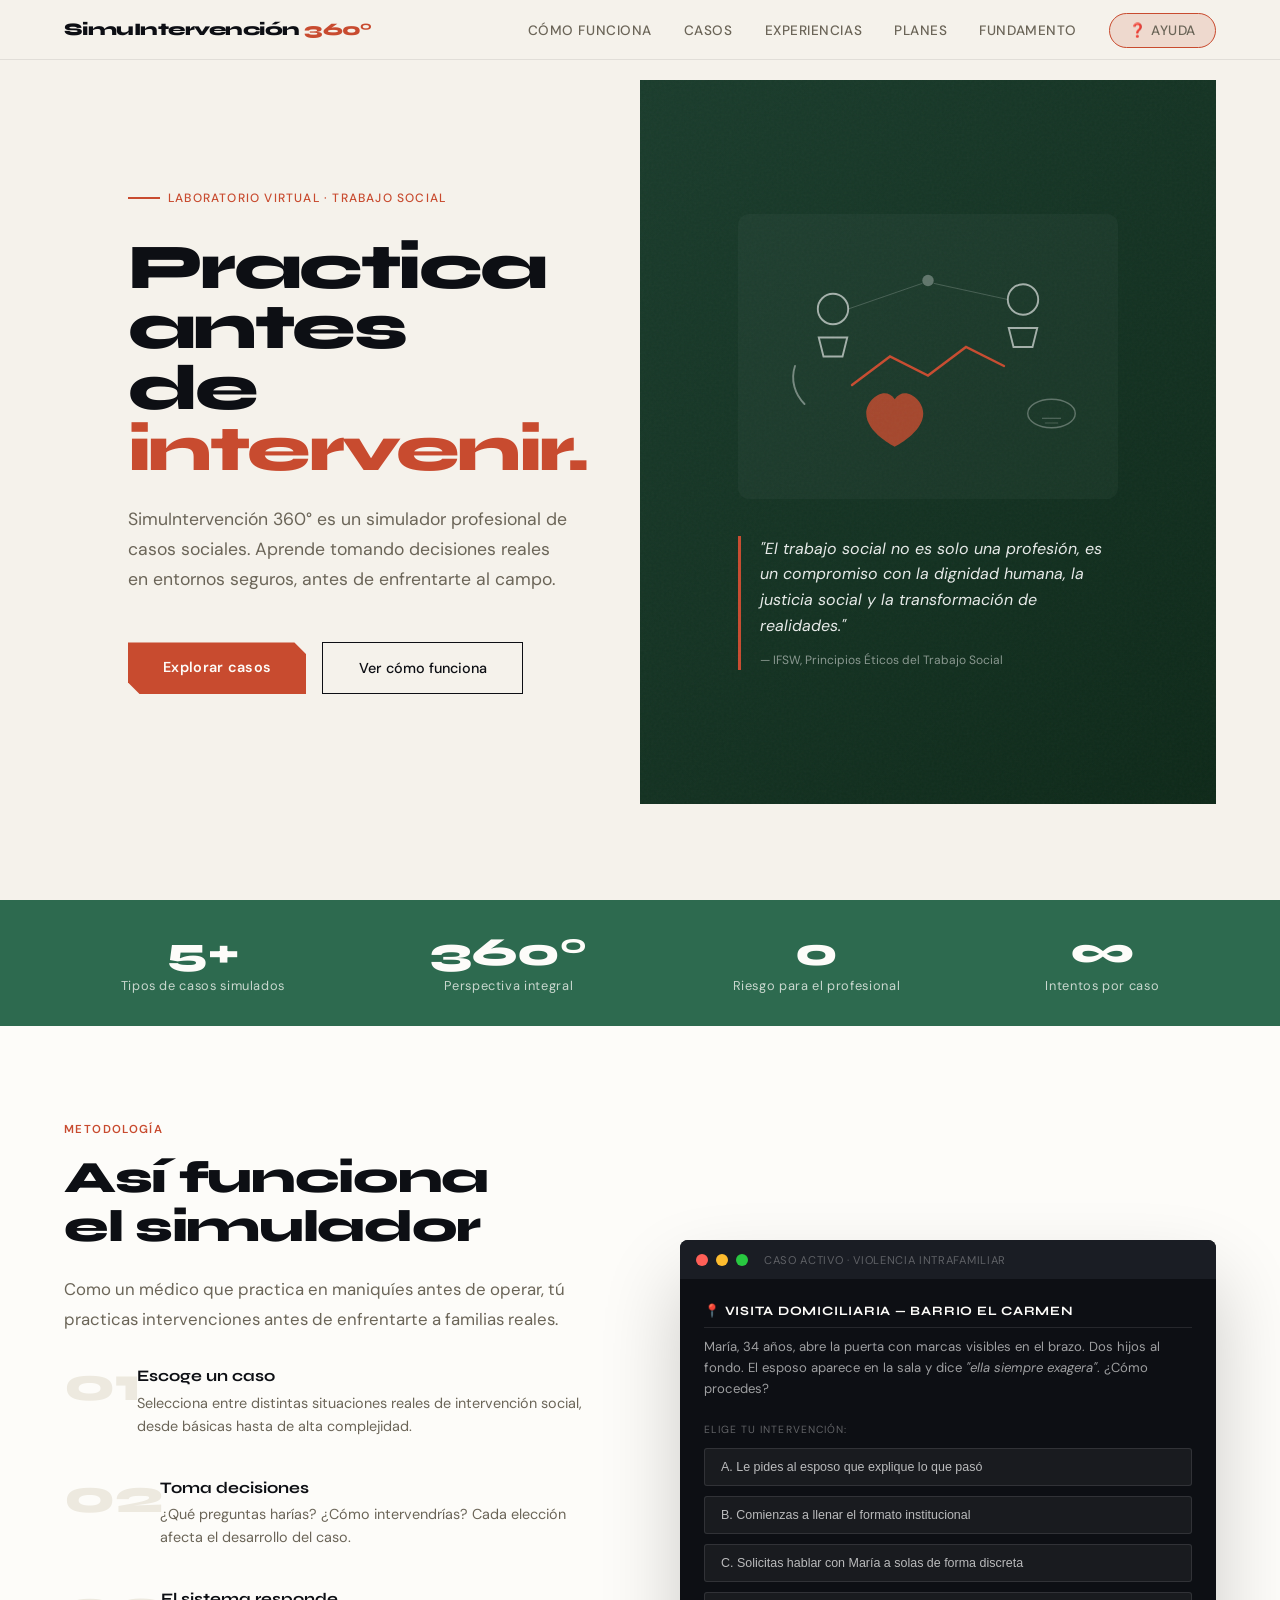
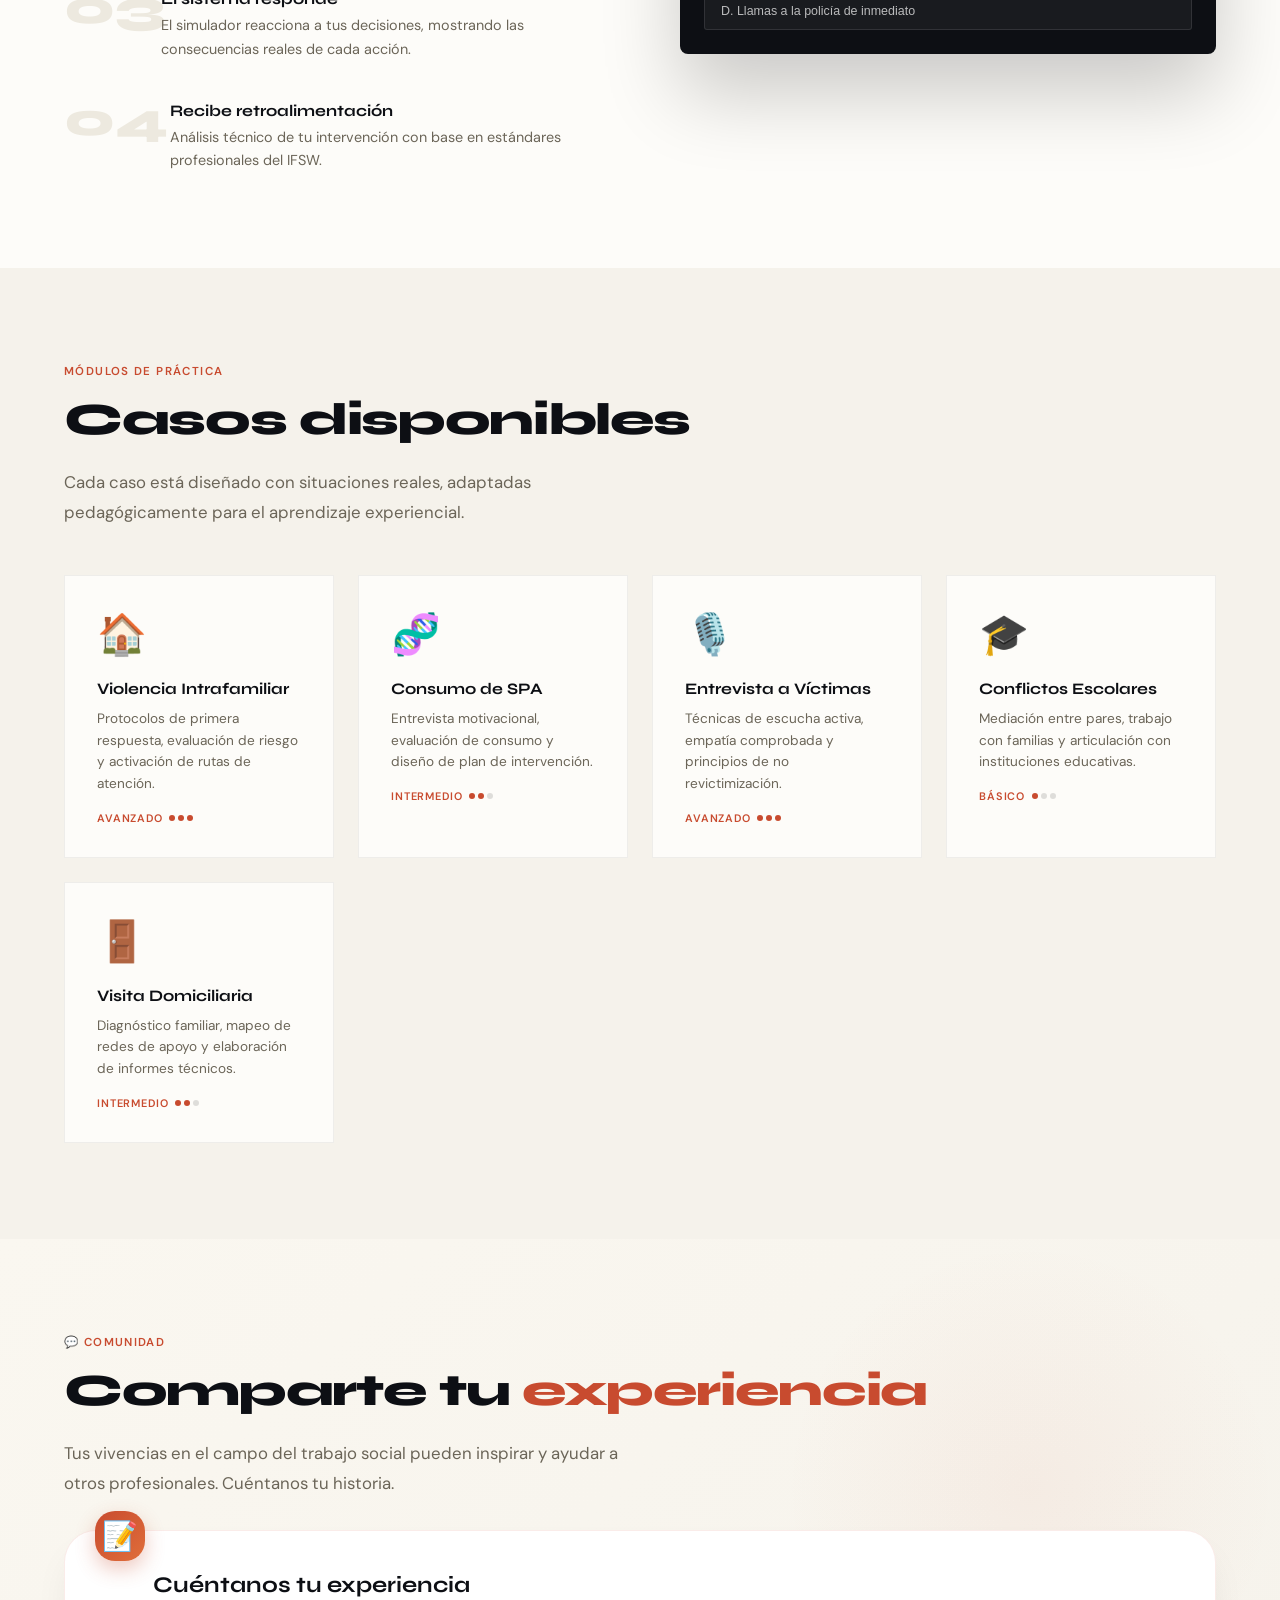
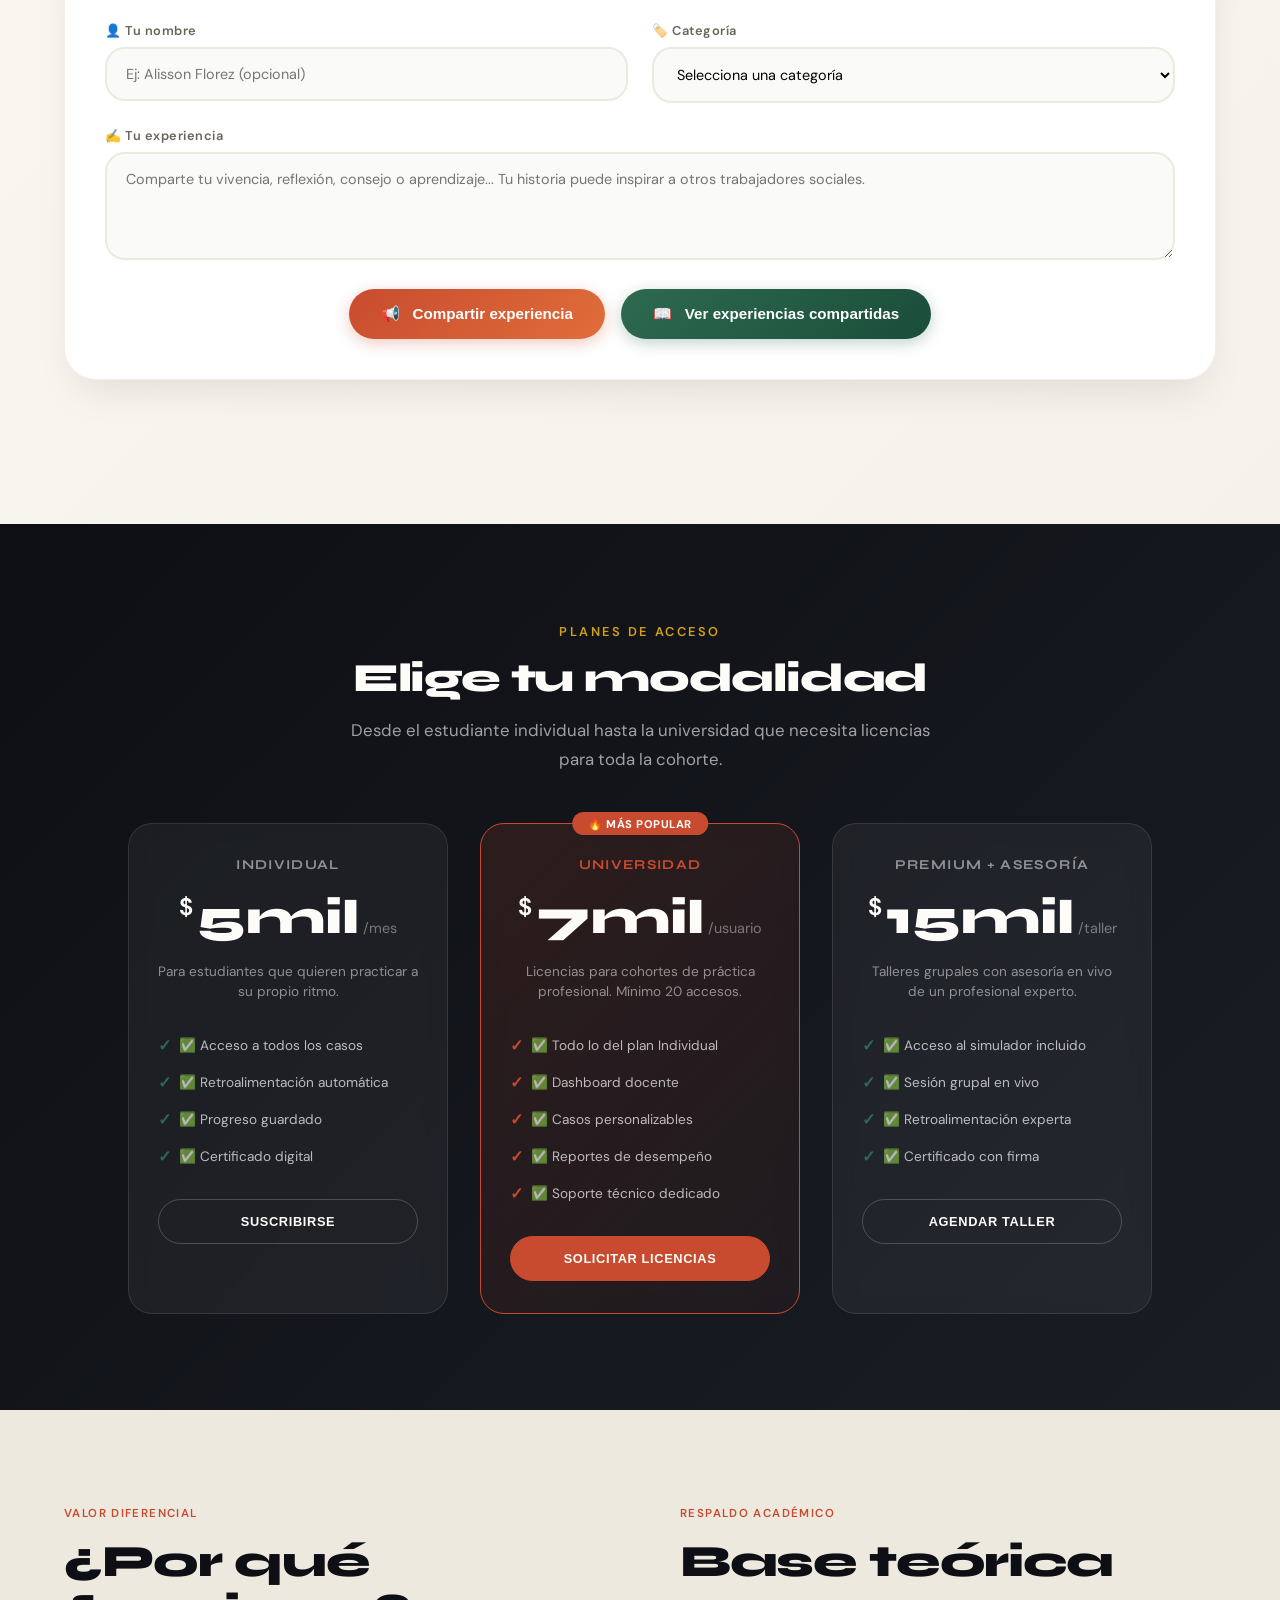
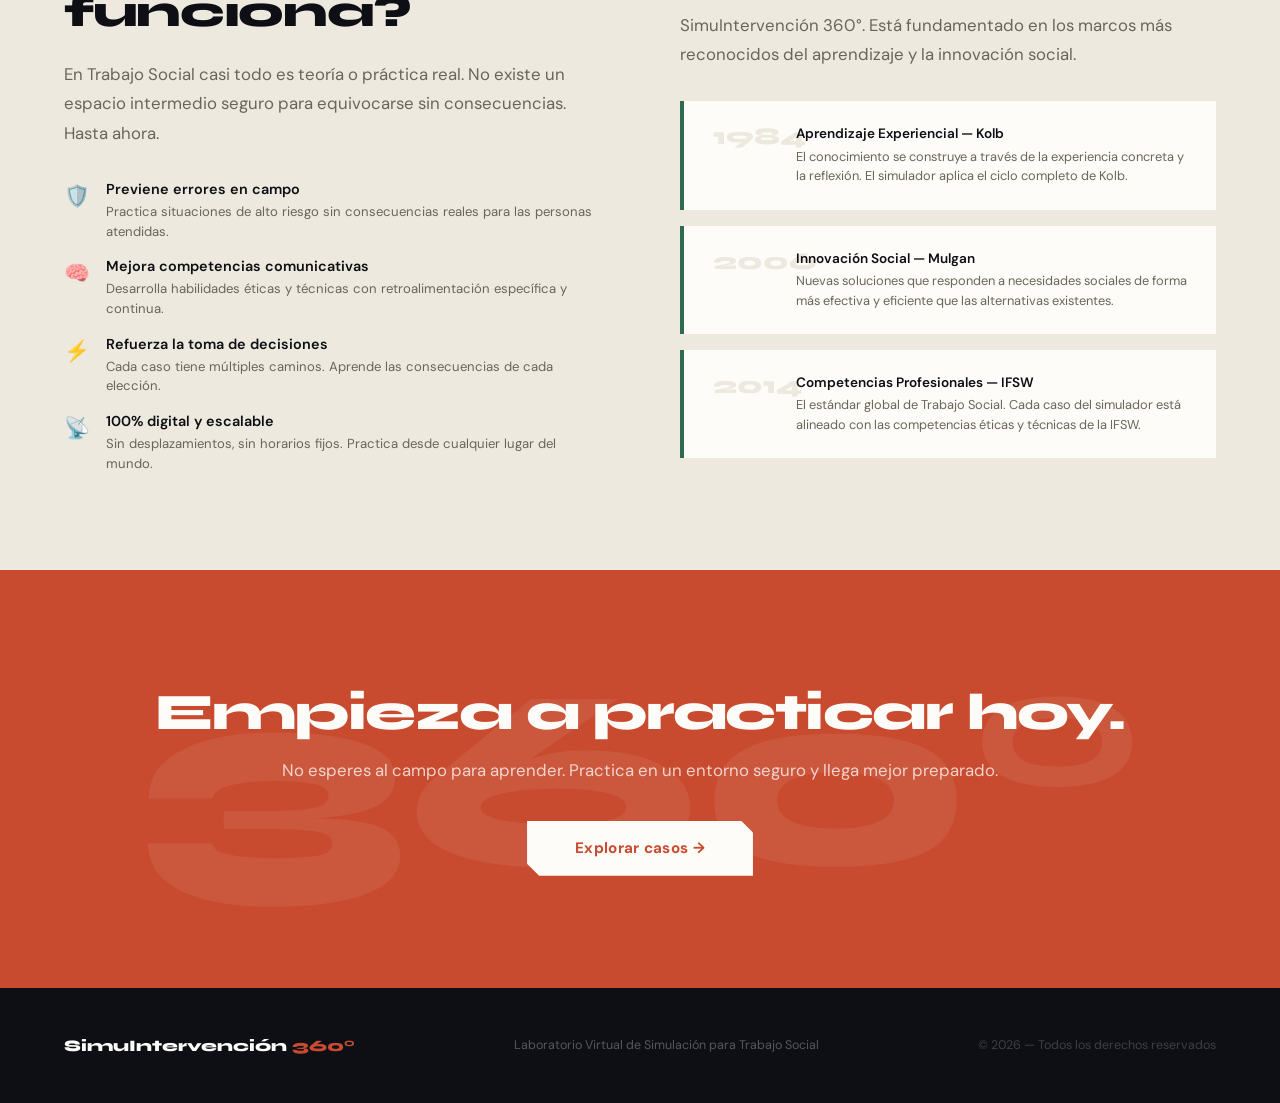
<file: index.html>
<!DOCTYPE html>
<html lang="es">

<head>
    <meta charset="UTF-8">
    <meta name="viewport" content="SimuIntervención 360° — Laboratorio Virtual de Trabajo Social">
    <title>SimuIntervención 360° — Laboratorio Virtual de Trabajo Social</title>
    <link
        href="https://fonts.googleapis.com/css2?family=Syne:wght@400;600;700;800&family=DM+Sans:ital,wght@0,300;0,400;0,500;1,300&display=swap"
        rel="stylesheet">
    <link rel="stylesheet" href="./css/styles.css">
</head>

<body>

    <nav>
        <a class="nav-logo" href="#">SimuIntervención <span>360°</span></a>
        <ul class="nav-links">
            <li><a href="#como-funciona">Cómo funciona</a></li>
            <li><a href="#casos">Casos</a></li>
            <li><a href="#experiencias">Experiencias</a></li>
            <li><a href="#planes">Planes</a></li>
            <li><a href="#fundamento">Fundamento</a></li>
            <li><a href="html/ayuda.html" class="nav-help">❓ Ayuda</a></li>
        </ul>
    </nav>

    <section class="hero" id="inicio">
        <div class="hero-left">
            <span class="hero-tag">Laboratorio Virtual · Trabajo Social</span>
            <h1>Practica antes<br>de <em>intervenir.</em></h1>
            <p class="hero-subtitle">
                SimuIntervención 360° es un simulador profesional de casos sociales. Aprende tomando decisiones
                reales en entornos seguros, antes de enfrentarte al campo.
            </p>
            <div class="hero-btns">
                <a class="btn-primary" href="#casos">Explorar casos</a>
                <a class="btn-ghost" href="#como-funciona">Ver cómo funciona</a>
            </div>
        </div>
        <div class="hero-right">
            <div class="hero-noise"></div>
            <div class="hero-imagen">
                <svg viewBox="0 0 400 300" fill="none" xmlns="http://www.w3.org/2000/svg">
                    <rect width="400" height="300" rx="12" fill="rgba(255,255,255,0.03)" />
                    <path d="M120 180 L160 150 L200 170 L240 140 L280 160" stroke="var(--accent)" stroke-width="2.5"
                        fill="none" stroke-linecap="round" />
                    <path
                        d="M195 210 C195 195, 175 180, 165 195 C155 180, 135 195, 135 210 C135 230, 165 245, 165 245 C165 245, 195 230, 195 210Z"
                        fill="var(--accent)" opacity="0.8" />
                    <circle cx="100" cy="100" r="16" stroke="rgba(255,255,255,0.6)" stroke-width="2" fill="none" />
                    <path d="M85 130 L115 130 L110 150 L90 150 Z" stroke="rgba(255,255,255,0.6)" stroke-width="2"
                        fill="none" />
                    <circle cx="300" cy="90" r="16" stroke="rgba(255,255,255,0.6)" stroke-width="2" fill="none" />
                    <path d="M285 120 L315 120 L310 140 L290 140 Z" stroke="rgba(255,255,255,0.6)" stroke-width="2"
                        fill="none" />
                    <circle cx="200" cy="70" r="6" fill="rgba(255,255,255,0.3)" />
                    <line x1="116" y1="100" x2="194" y2="73" stroke="rgba(255,255,255,0.2)" stroke-width="1" />
                    <line x1="284" y1="90" x2="206" y2="73" stroke="rgba(255,255,255,0.2)" stroke-width="1" />
                    <path d="M70 200 C60 190, 55 175, 60 160" stroke="rgba(255,255,255,0.4)" stroke-width="2"
                        fill="none" stroke-linecap="round" />
                    <ellipse cx="330" cy="210" rx="25" ry="15" stroke="rgba(255,255,255,0.3)" stroke-width="1.5"
                        fill="none" />
                    <line x1="320" y1="215" x2="340" y2="215" stroke="rgba(255,255,255,0.3)" stroke-width="1" />
                    <line x1="323" y1="220" x2="337" y2="220" stroke="rgba(255,255,255,0.2)" stroke-width="1" />
                </svg>
                <div class="frase-trabajo-social">
                    "El trabajo social no es solo una profesión, es un compromiso con la dignidad humana, la justicia
                    social y la transformación de realidades."
                    <div class="frase-autor">— IFSW, Principios Éticos del Trabajo Social</div>
                </div>
            </div>
        </div>
    </section>

    <div class="stats-bar">
        <div class="stat" data-reveal>
            <span class="stat-num">5+</span>
            <div class="stat-label">Tipos de casos simulados</div>
        </div>
        <div class="stat" data-reveal>
            <span class="stat-num">360°</span>
            <div class="stat-label">Perspectiva integral</div>
        </div>
        <div class="stat" data-reveal>
            <span class="stat-num">0</span>
            <div class="stat-label">Riesgo para el profesional</div>
        </div>
        <div class="stat" data-reveal>
            <span class="stat-num">∞</span>
            <div class="stat-label">Intentos por caso</div>
        </div>
    </div>

    <section class="how-section" id="como-funciona">
        <div data-reveal>
            <span class="section-label">Metodología</span>
            <h2 class="section-title">Así funciona<br>el simulador</h2>
            <p class="section-body">Como un médico que practica en maniquíes antes de operar, tú practicas
                intervenciones antes de enfrentarte a familias reales.</p>
            <div class="steps">
                <div class="step">
                    <span class="step-num">01</span>
                    <div class="step-content">
                        <h4>Escoge un caso</h4>
                        <p>Selecciona entre distintas situaciones reales de intervención social, desde básicas hasta de
                            alta complejidad.</p>
                    </div>
                </div>
                <div class="step">
                    <span class="step-num">02</span>
                    <div class="step-content">
                        <h4>Toma decisiones</h4>
                        <p>¿Qué preguntas harías? ¿Cómo intervendrías? Cada elección afecta el desarrollo del caso.</p>
                    </div>
                </div>
                <div class="step">
                    <span class="step-num">03</span>
                    <div class="step-content">
                        <h4>El sistema responde</h4>
                        <p>El simulador reacciona a tus decisiones, mostrando las consecuencias reales de cada acción.
                        </p>
                    </div>
                </div>
                <div class="step">
                    <span class="step-num">04</span>
                    <div class="step-content">
                        <h4>Recibe retroalimentación</h4>
                        <p>Análisis técnico de tu intervención con base en estándares profesionales del IFSW.</p>
                    </div>
                </div>
            </div>
        </div>
        <div data-reveal>
            <div class="mockup">
                <div class="mockup-bar">
                    <div class="dot d1"></div>
                    <div class="dot d2"></div>
                    <div class="dot d3"></div>
                    <span class="mockup-title">CASO ACTIVO · VIOLENCIA INTRAFAMILIAR</span>
                </div>
                <div class="mockup-body">
                    <div class="case-header">📍 Visita Domiciliaria — Barrio El Carmen</div>
                    <p class="case-text">
                        María, 34 años, abre la puerta con marcas visibles en el brazo. Dos hijos al fondo. El esposo
                        aparece en la sala y dice <em>"ella siempre exagera"</em>. ¿Cómo procedes?
                    </p>
                    <div class="choice-label">Elige tu intervención:</div>
                    <div class="choices" id="choices">
                        <button class="choice" onclick="selectChoice(this, false)">A. Le pides al esposo que explique lo
                            que pasó</button>
                        <button class="choice" onclick="selectChoice(this, false)">B. Comienzas a llenar el formato
                            institucional</button>
                        <button class="choice" onclick="selectChoice(this, true)">C. Solicitas hablar con María a solas
                            de forma discreta</button>
                        <button class="choice" onclick="selectChoice(this, false)">D. Llamas a la policía de
                            inmediato</button>
                    </div>
                    <div class="feedback-box" id="feedback" style="display:none;">
                        <p>✅ <strong>Buena elección.</strong> Crear un espacio privado con la usuaria permite una
                            comunicación más honesta y reduce el riesgo de represalia. Esto se alinea con el principio
                            de no revictimización.</p>
                    </div>
                </div>
            </div>
        </div>
    </section>

    <section class="cases-section" id="casos">
        <div data-reveal>
            <span class="section-label">Módulos de práctica</span>
            <h2 class="section-title">Casos disponibles</h2>
            <p class="section-body">Cada caso está diseñado con situaciones reales, adaptadas pedagógicamente para el
                aprendizaje experiencial.</p>
        </div>
        <div class="cases-grid">
            <a href="./html/violenciaintrafamiliar.html" class="case-card" data-reveal>
                <span class="c-icon">🏠</span>
                <h3>Violencia Intrafamiliar</h3>
                <p>Protocolos de primera respuesta, evaluación de riesgo y activación de rutas de atención.</p>
                <div class="difficulty">Avanzado <div class="dots">
                        <div class="d-dot"></div>
                        <div class="d-dot"></div>
                        <div class="d-dot"></div>
                    </div>
                </div>
            </a>
            <a href="./html/consumodespa.html" class="case-card" data-reveal>
                <span class="c-icon">🧬</span>
                <h3>Consumo de SPA</h3>
                <p>Entrevista motivacional, evaluación de consumo y diseño de plan de intervención.</p>
                <div class="difficulty">Intermedio <div class="dots">
                        <div class="d-dot"></div>
                        <div class="d-dot"></div>
                        <div class="d-dot empty"></div>
                    </div>
                </div>
            </a>
            <a href="./html/entrevistaavictima.html" class="case-card" data-reveal>
                <span class="c-icon">🎙️</span>
                <h3>Entrevista a Víctimas</h3>
                <p>Técnicas de escucha activa, empatía comprobada y principios de no revictimización.</p>
                <div class="difficulty">Avanzado <div class="dots">
                        <div class="d-dot"></div>
                        <div class="d-dot"></div>
                        <div class="d-dot"></div>
                    </div>
                </div>
            </a>
            <a href="./html/conflictosescolares.html" class="case-card" data-reveal>
                <span class="c-icon">🎓</span>
                <h3>Conflictos Escolares</h3>
                <p>Mediación entre pares, trabajo con familias y articulación con instituciones educativas.</p>
                <div class="difficulty">Básico <div class="dots">
                        <div class="d-dot"></div>
                        <div class="d-dot empty"></div>
                        <div class="d-dot empty"></div>
                    </div>
                </div>
            </a>
            <a href="./html/visitadomiciliaria.html" class="case-card" data-reveal>
                <span class="c-icon">🚪</span>
                <h3>Visita Domiciliaria</h3>
                <p>Diagnóstico familiar, mapeo de redes de apoyo y elaboración de informes técnicos.</p>
                <div class="difficulty">Intermedio <div class="dots">
                        <div class="d-dot"></div>
                        <div class="d-dot"></div>
                        <div class="d-dot empty"></div>
                    </div>
                </div>
            </a>
        </div>
    </section>

    <section class="experiencias-section" id="experiencias">
        <div class="experiencias-bg-decoration"></div>
        <div data-reveal>
            <span class="section-label">💬 COMUNIDAD</span>
            <h2 class="section-title">Comparte tu <span style="color: #c84b2f;">experiencia</span></h2>
            <p class="section-body">Tus vivencias en el campo del trabajo social pueden inspirar y ayudar a otros
                profesionales. Cuéntanos tu historia.</p>
        </div>

        <div class="experiencia-form" data-reveal id="formularioExperiencia">
            <div class="form-decoration">
                <div class="form-decoration-icon">📝</div>
            </div>
            <h3>Cuéntanos tu experiencia</h3>
            <div class="form-row">
                <div class="form-group">
                    <label>👤 Tu nombre</label>
                    <input type="text" id="nombreUsuario" placeholder="Ej: Alisson Florez (opcional)"
                        class="form-input">
                </div>
                <div class="form-group">
                    <label>🏷️ Categoría</label>
                    <select id="categoriaExperiencia" class="form-input">
                        <option value="">Selecciona una categoría</option>
                        <option value="Violencia Intrafamiliar">🏠 Violencia Intrafamiliar</option>
                        <option value="Consumo de SPA">🧬 Consumo de SPA</option>
                        <option value="Entrevista a Víctimas">🎙️ Entrevista a Víctimas</option>
                        <option value="Conflictos Escolares">🎓 Conflictos Escolares</option>
                        <option value="Visita Domiciliaria">🚪 Visita Domiciliaria</option>
                        <option value="General">💬 General</option>
                    </select>
                </div>
            </div>
            <div class="form-group full-width">
                <label>✍️ Tu experiencia</label>
                <textarea id="contenidoExperiencia" rows="4"
                    placeholder="Comparte tu vivencia, reflexión, consejo o aprendizaje... Tu historia puede inspirar a otros trabajadores sociales."
                    class="form-textarea"></textarea>
            </div>
            <div class="form-actions">
                <button class="btn-enviar" onclick="agregarExperiencia()">
                    <span>📢</span> Compartir experiencia
                </button>
                <button class="btn-ver-experiencias" onclick="window.location.href='html/experiencias.html'">
                    <span>📖</span> Ver experiencias compartidas
                </button>
            </div>
        </div>
    </section>

    <section class="pricing-section" id="planes">
        <div class="pricing-header" data-reveal>
            <span class="section-label">PLANES DE ACCESO</span>
            <h2 class="section-title">Elige tu modalidad</h2>
            <p class="section-body">Desde el estudiante individual hasta la universidad que necesita licencias para toda
                la cohorte.</p>
        </div>
        <div class="plans-grid">
            <div class="plan" data-reveal>
                <div class="plan-header">
                    <div class="plan-name">INDIVIDUAL</div>
                    <div class="plan-price">
                        <span class="currency">$</span>
                        <span class="amount">5mil</span>
                        <span class="period">/mes</span>
                    </div>
                    <p class="plan-desc">Para estudiantes que quieren practicar a su propio ritmo.</p>
                </div>
                <ul class="plan-features">
                    <li>✅ Acceso a todos los casos</li>
                    <li>✅ Retroalimentación automática</li>
                    <li>✅ Progreso guardado</li>
                    <li>✅ Certificado digital</li>
                </ul>
                <button class="btn-plan" onclick="abrirModalPago('individual')">SUSCRIBIRSE</button>

            </div>

            <div class="plan featured" data-reveal>
                <div class="plan-badge">🔥 MÁS POPULAR</div>
                <div class="plan-header">
                    <div class="plan-name">UNIVERSIDAD</div>
                    <div class="plan-price">
                        <span class="currency">$</span>
                        <span class="amount">7mil</span>
                        <span class="period">/usuario</span>
                    </div>
                    <p class="plan-desc">Licencias para cohortes de práctica profesional. Mínimo 20 accesos.</p>
                </div>
                <ul class="plan-features">
                    <li>✅ Todo lo del plan Individual</li>
                    <li>✅ Dashboard docente</li>
                    <li>✅ Casos personalizables</li>
                    <li>✅ Reportes de desempeño</li>
                    <li>✅ Soporte técnico dedicado</li>
                </ul>
                <button class="btn-plan" onclick="abrirModalPago('universidad')">SOLICITAR LICENCIAS</button>
            </div>

            <div class="plan" data-reveal>
                <div class="plan-header">
                    <div class="plan-name">PREMIUM + ASESORÍA</div>
                    <div class="plan-price">
                        <span class="currency">$</span>
                        <span class="amount">15mil</span>
                        <span class="period">/taller</span>
                    </div>
                    <p class="plan-desc">Talleres grupales con asesoría en vivo de un profesional experto.</p>
                </div>
                <ul class="plan-features">
                    <li>✅ Acceso al simulador incluido</li>
                    <li>✅ Sesión grupal en vivo</li>
                    <li>✅ Retroalimentación experta</li>
                    <li>✅ Certificado con firma</li>
                </ul>
                <button class="btn-plan" onclick="abrirModalPago('premium')">AGENDAR TALLER</button>
            </div>
        </div>
    </section>

    <section class="fundamento-section" id="fundamento">
        <div data-reveal>
            <span class="section-label">Valor diferencial</span>
            <h2 class="section-title">¿Por qué<br>funciona?</h2>
            <p class="section-body">En Trabajo Social casi todo es teoría o práctica real. No existe un espacio
                intermedio seguro para equivocarse sin consecuencias. Hasta ahora.</p>
            <div class="value-list">
                <div class="value-item">
                    <span class="v-icon">🛡️</span>
                    <div class="v-text">
                        <h4>Previene errores en campo</h4>
                        <p>Practica situaciones de alto riesgo sin consecuencias reales para las personas atendidas.</p>
                    </div>
                </div>
                <div class="value-item">
                    <span class="v-icon">🧠</span>
                    <div class="v-text">
                        <h4>Mejora competencias comunicativas</h4>
                        <p>Desarrolla habilidades éticas y técnicas con retroalimentación específica y continua.</p>
                    </div>
                </div>
                <div class="value-item">
                    <span class="v-icon">⚡</span>
                    <div class="v-text">
                        <h4>Refuerza la toma de decisiones</h4>
                        <p>Cada caso tiene múltiples caminos. Aprende las consecuencias de cada elección.</p>
                    </div>
                </div>
                <div class="value-item">
                    <span class="v-icon">📡</span>
                    <div class="v-text">
                        <h4>100% digital y escalable</h4>
                        <p>Sin desplazamientos, sin horarios fijos. Practica desde cualquier lugar del mundo.</p>
                    </div>
                </div>
            </div>
        </div>
        <div data-reveal>
            <span class="section-label">Respaldo académico</span>
            <h2 class="section-title">Base teórica</h2>
            <p class="section-body">SimuIntervención 360°. Está fundamentado en los marcos más reconocidos del
                aprendizaje y la innovación social.</p>
            <div class="ref-cards">
                <div class="ref-card">
                    <span class="ref-year">1984</span>
                    <div class="ref-content">
                        <h4>Aprendizaje Experiencial — Kolb</h4>
                        <p>El conocimiento se construye a través de la experiencia concreta y la reflexión. El simulador
                            aplica el ciclo completo de Kolb.</p>
                    </div>
                </div>
                <div class="ref-card">
                    <span class="ref-year">2006</span>
                    <div class="ref-content">
                        <h4>Innovación Social — Mulgan</h4>
                        <p>Nuevas soluciones que responden a necesidades sociales de forma más efectiva y eficiente que
                            las alternativas existentes.</p>
                    </div>
                </div>
                <div class="ref-card">
                    <span class="ref-year">2014</span>
                    <div class="ref-content">
                        <h4>Competencias Profesionales — IFSW</h4>
                        <p>El estándar global de Trabajo Social. Cada caso del simulador está alineado con las
                            competencias éticas y técnicas de la IFSW.</p>
                    </div>
                </div>
            </div>
        </div>
    </section>

    <section class="cta-section">
        <h2>Empieza a practicar hoy.</h2>
        <p>No esperes al campo para aprender. Practica en un entorno seguro y llega mejor preparado.</p>
        <a class="btn-white" href="#casos">Explorar casos →</a>
    </section>

    <footer>
        <div class="footer-logo">SimuIntervención <span>360°</span></div>
        <p>Laboratorio Virtual de Simulación para Trabajo Social</p>
        <p style="color:rgba(255,255,255,0.2)">© 2026 — Todos los derechos reservados</p>
    </footer>
    
    <div id="modalPago" class="modal-pago">
        <div class="modal-contenido">
            <div class="modal-header">
                <h2>
                    <span id="modalTitulo">💰</span> Confirmar Pago
                </h2>
                <span class="modal-cerrar" onclick="cerrarModalPago()">&times;</span>
            </div>

            <div class="bancos-info">
                <h3>💳 Selecciona tu método de pago</h3>
                <div id="cuentaInfo">
                    <div class="cuenta-vacia">
                        <p>🔘 Selecciona un método de pago para ver los datos de la cuenta</p>
                    </div>
                </div>
            </div>

            <div class="precio-info">
                <span>💰 <strong>Plan seleccionado:</strong> <span id="planNombre">-</span></span>
                <div class="precio" id="precioMostrar">$0 COP</div>
            </div>

            <form class="form-pago" id="formPago" onsubmit="event.preventDefault(); procesarPago();">
                <div class="form-group">
                    <label>👤 Nombre completo *</label>
                    <input type="text" id="nombreCompleto" placeholder="Ej: Alisson Florez" required>
                </div>
                <div class="form-group">
                    <label>📌 Cédula *</label>
                    <input type="text" id="cedulaCliente" placeholder="Ej: 1105864581" required>
                </div>
                <div class="form-group">
                    <label>✉️ Correo electrónico *</label>
                    <input type="email" id="emailCliente" placeholder="ejemplo@correo.com" required>
                </div>
                <div class="form-group">
                    <label>📱 Teléfono de contacto *</label>
                    <input type="tel" id="telefonoCliente" placeholder="Ej: 312 345 6789" required>
                </div>
                <div class="form-group">
                    <label>💳 Método de pago</label>
                    <select id="metodoPago" onchange="actualizarDatosCuenta()">
                        <option value="">-- Selecciona un método --</option>
                        <option value="bancolombia">🏦 Bancolombia (Transferencia / PSE)</option>
                        <option value="nequi">💚 Nequi (Billetera digital)</option>
                        <option value="daviplata">💜 Daviplata (Billetera digital)</option>
                    </select>
                </div>
                <div class="botones-modal">
                    <button type="submit" class="btn-pagar">✅ Confirmar y pagar</button>
                    <button type="button" class="btn-cancelar" onclick="cerrarModalPago()">❌ Cancelar</button>
                </div>
            </form>
            <div class="nota-pago">
                📌 Al hacer clic en "Confirmar", para finalizar.
                <br>Los cupos son limitados y se asignan por orden de pago.
                <br><strong>🇨🇴 Aceptamos pagos desde toda Colombia</strong>
            </div>
        </div>
    </div>

    <script src="./js/main.js"></script>
    <script src="./js/modal-pago.js"></script>
</body>

</html>
</file>
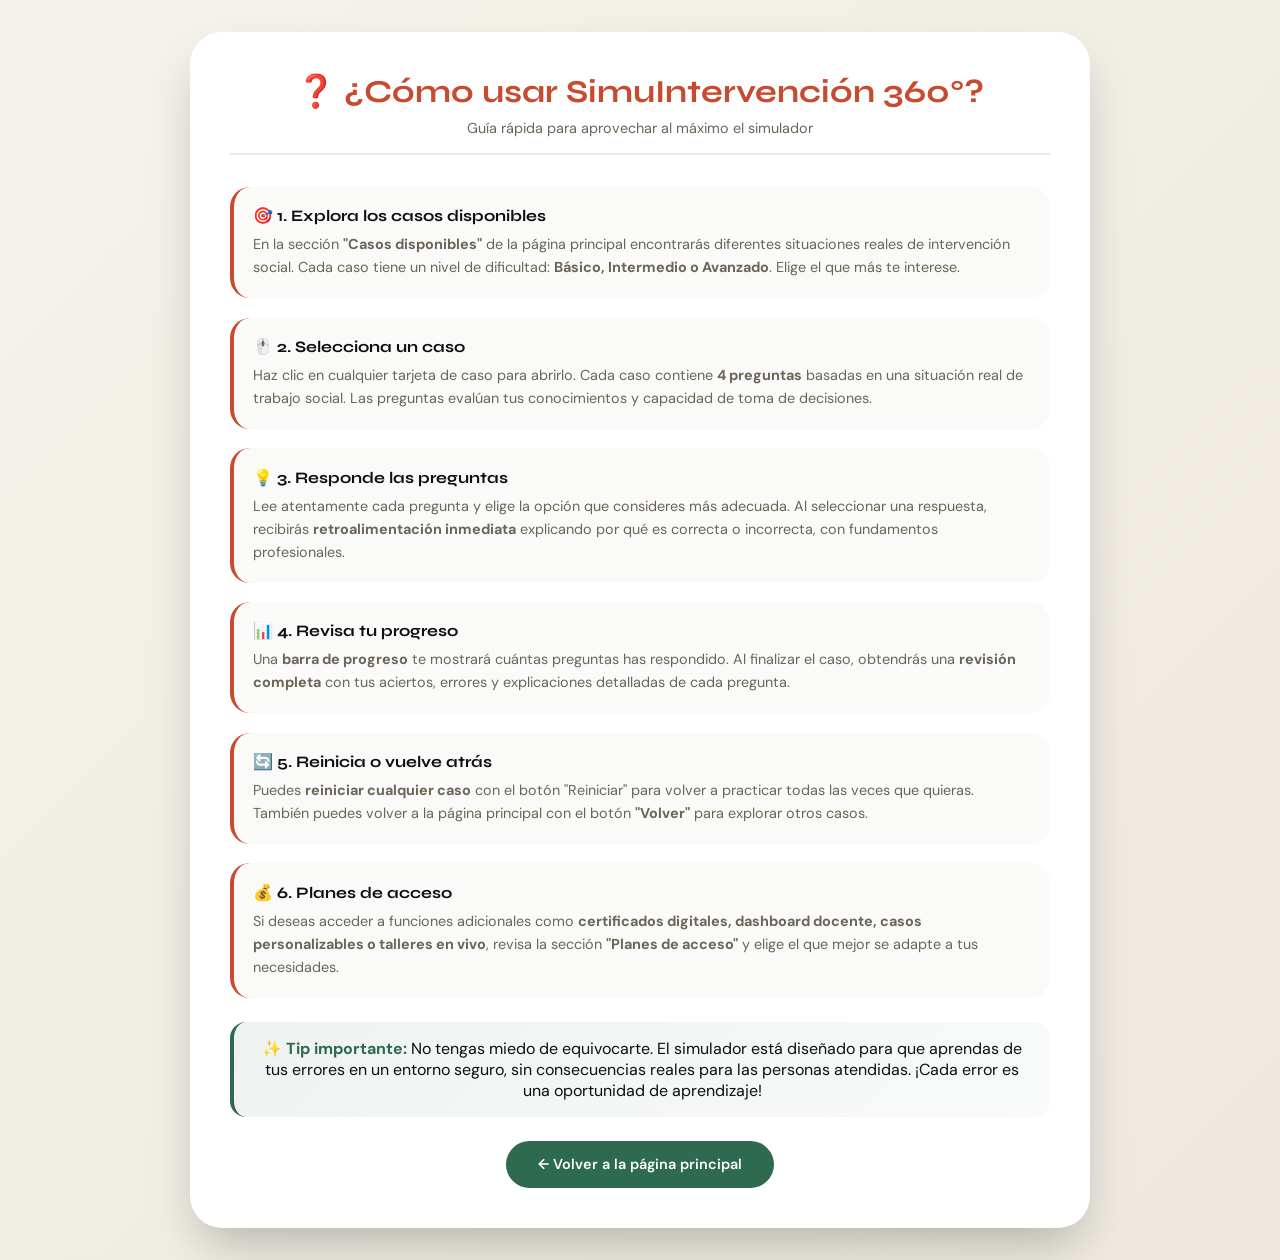
<file: html/ayuda.html>
<!DOCTYPE html>
<html lang="es">

<head>
    <meta charset="UTF-8">
    <meta name="viewport" content="width=device-width, initial-scale=1.0">
    <title>Ayuda - SimuIntervención 360°</title>
    <link
        href="https://fonts.googleapis.com/css2?family=Syne:wght@400;600;700;800&family=DM+Sans:ital,wght@0,300;0,400;0,500;1,300&display=swap"
        rel="stylesheet">
    <link rel="stylesheet" href="../css/styles.css">
    <style>
        * {
            margin: 0;
            padding: 0;
            box-sizing: border-box;
        }

        body {
            font-family: 'DM Sans', sans-serif;
            background: linear-gradient(135deg, #f5f2eb 0%, #ede9df 100%);
            min-height: 100vh;
            padding: 2rem;
        }

        .ayuda-container {
            max-width: 900px;
            margin: 0 auto;
            background: white;
            border-radius: 32px;
            padding: 2.5rem;
            box-shadow: 0 25px 50px -12px rgba(0, 0, 0, 0.25);
            animation: fadeInUp 0.6s ease-out;
        }

        @keyframes fadeInUp {
            from {
                opacity: 0;
                transform: translateY(30px);
            }

            to {
                opacity: 1;
                transform: translateY(0);
            }
        }

        .ayuda-header {
            text-align: center;
            margin-bottom: 2rem;
            padding-bottom: 1rem;
            border-bottom: 2px solid #ede9df;
        }

        .ayuda-header h1 {
            font-family: 'Syne', sans-serif;
            font-size: 2rem;
            color: #c84b2f;
            margin-bottom: 0.5rem;
            display: flex;
            align-items: center;
            justify-content: center;
            gap: 0.5rem;
        }

        .ayuda-header p {
            color: #6b6558;
            font-size: 0.9rem;
        }

        .help-section {
            background: #fafaf8;
            border-radius: 20px;
            padding: 1.2rem;
            margin-bottom: 1.2rem;
            border-left: 4px solid #c84b2f;
            transition: transform 0.2s;
        }

        .help-section:hover {
            transform: translateX(5px);
        }

        .help-section h3 {
            font-family: 'Syne', sans-serif;
            font-size: 1rem;
            color: #0d0f14;
            margin-bottom: 0.5rem;
            display: flex;
            align-items: center;
            gap: 0.5rem;
        }

        .help-section p {
            font-size: 0.9rem;
            color: #6b6558;
            line-height: 1.6;
        }

        .help-tip {
            background: linear-gradient(135deg, #2d6a4f15 0%, #2d6a4f08 100%);
            border-radius: 16px;
            padding: 1rem;
            margin-top: 1.5rem;
            text-align: center;
            border-left: 4px solid #2d6a4f;
        }

        .help-tip strong {
            color: #2d6a4f;
        }

        .btn-volver {
            background: #2d6a4f;
            color: white;
            padding: 0.9rem 2rem;
            border: none;
            font-size: 0.9rem;
            font-weight: 600;
            cursor: pointer;
            border-radius: 40px;
            transition: all 0.2s;
            margin-top: 1.5rem;
            text-decoration: none;
            display: inline-flex;
            align-items: center;
            gap: 0.5rem;
        }

        .btn-volver:hover {
            transform: translateY(-2px);
            background: #1f4f3a;
        }

        .botones {
            display: flex;
            justify-content: center;
            gap: 1rem;
            flex-wrap: wrap;
        }

        @media (max-width: 768px) {
            body {
                padding: 1rem;
            }

            .ayuda-container {
                padding: 1.5rem;
            }
        }
    </style>
</head>

<body>
    <div class="ayuda-container">
        <div class="ayuda-header">
            <h1>
                <span>❓</span> ¿Cómo usar SimuIntervención 360°?
            </h1>
            <p>Guía rápida para aprovechar al máximo el simulador</p>
        </div>

        <div class="help-section">
            <h3>🎯 1. Explora los casos disponibles</h3>
            <p>En la sección <strong>"Casos disponibles"</strong> de la página principal encontrarás diferentes
                situaciones reales de intervención social. Cada caso tiene un nivel de dificultad: <strong>Básico,
                    Intermedio o Avanzado</strong>. Elige el que más te interese.</p>
        </div>

        <div class="help-section">
            <h3>🖱️ 2. Selecciona un caso</h3>
            <p>Haz clic en cualquier tarjeta de caso para abrirlo. Cada caso contiene <strong>4 preguntas</strong>
                basadas en una situación real de trabajo social. Las preguntas evalúan tus conocimientos y capacidad de
                toma de decisiones.</p>
        </div>

        <div class="help-section">
            <h3>💡 3. Responde las preguntas</h3>
            <p>Lee atentamente cada pregunta y elige la opción que consideres más adecuada. Al seleccionar una
                respuesta, recibirás <strong>retroalimentación inmediata</strong> explicando por qué es correcta o
                incorrecta, con fundamentos profesionales.</p>
        </div>

        <div class="help-section">
            <h3>📊 4. Revisa tu progreso</h3>
            <p>Una <strong>barra de progreso</strong> te mostrará cuántas preguntas has respondido. Al finalizar el
                caso, obtendrás una <strong>revisión completa</strong> con tus aciertos, errores y explicaciones
                detalladas de cada pregunta.</p>
        </div>

        <div class="help-section">
            <h3>🔄 5. Reinicia o vuelve atrás</h3>
            <p>Puedes <strong>reiniciar cualquier caso</strong> con el botón "Reiniciar" para volver a practicar todas
                las veces que quieras. También puedes volver a la página principal con el botón
                <strong>"Volver"</strong> para explorar otros casos.
            </p>
        </div>

        <div class="help-section">
            <h3>💰 6. Planes de acceso</h3>
            <p>Si deseas acceder a funciones adicionales como <strong>certificados digitales, dashboard docente, casos
                    personalizables o talleres en vivo</strong>, revisa la sección <strong>"Planes de acceso"</strong> y
                elige el que mejor se adapte a tus necesidades.</p>
        </div>

        <div class="help-tip">
            <strong>✨ Tip importante:</strong> No tengas miedo de equivocarte. El simulador está diseñado para que
            aprendas de tus errores en un entorno seguro, sin consecuencias reales para las personas atendidas. ¡Cada
            error es una oportunidad de aprendizaje!
        </div>

        <div class="botones">
            <a href="../index.html" class="btn-volver">← Volver a la página principal</a>
        </div>
    </div>
</body>

</html>
</file>
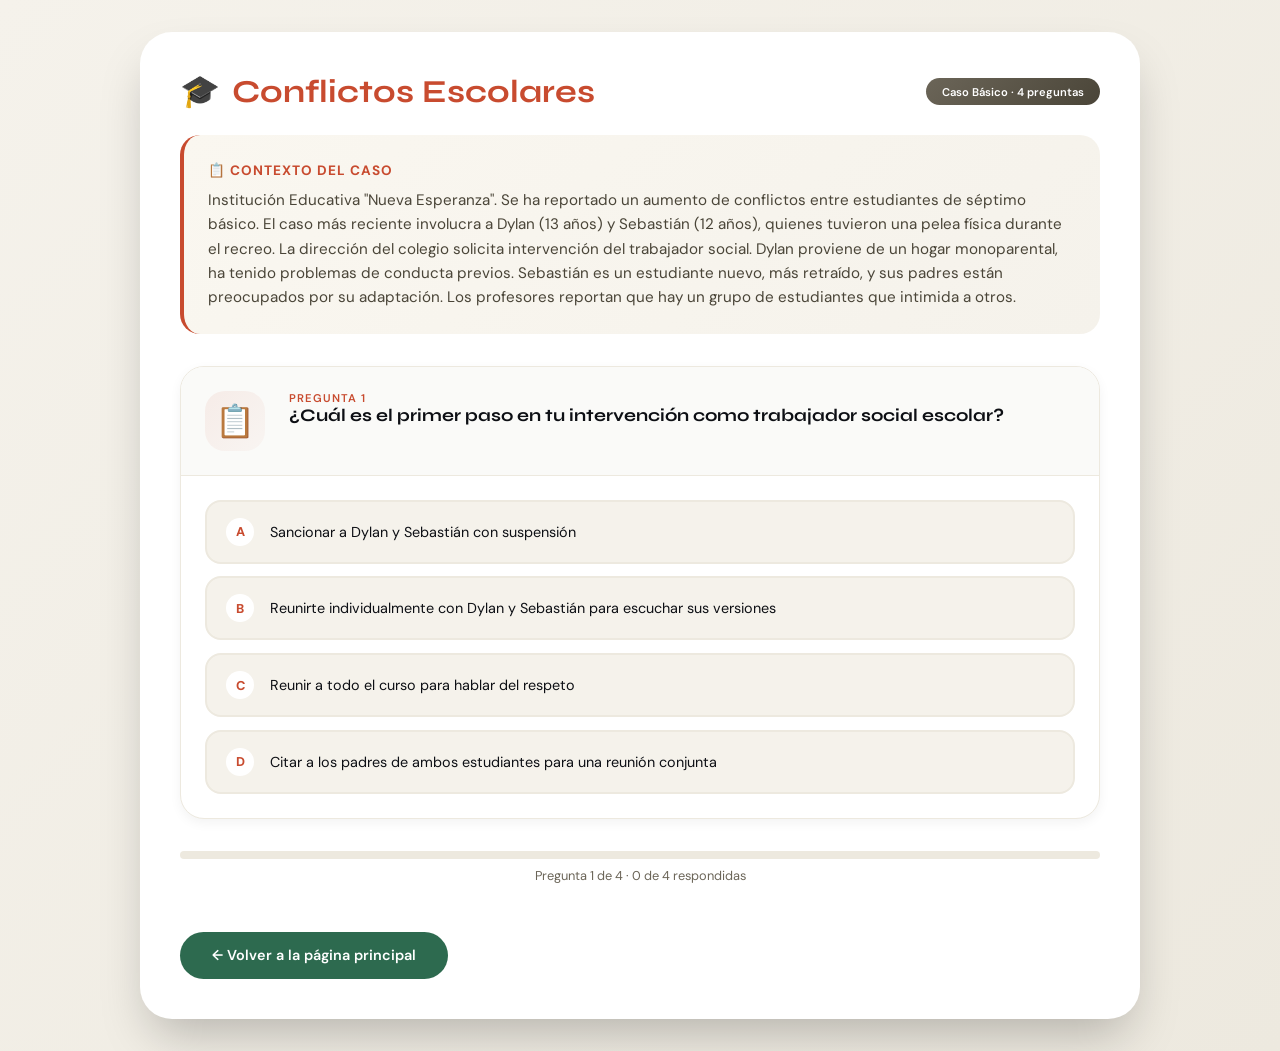
<file: html/conflictosescolares.html>
<!DOCTYPE html>
<html lang="es">

<head>
    <meta charset="UTF-8">
    <meta name="viewport" content="width=device-width, initial-scale=1.0">
    <title>SimuIntervención 360° - Caso: Conflictos Escolares</title>
    <link
        href="https://fonts.googleapis.com/css2?family=Syne:wght@400;600;700;800&family=DM+Sans:ital,wght@0,300;0,400;0,500;1,300&display=swap"
        rel="stylesheet">
    <link rel="stylesheet" href="../css/styles.css">
    <link rel="stylesheet" href="../css/caso-styles.css">
</head>

<body class="caso-body">
    <div class="caso-container">
        <div class="caso-header">
            <h1 class="caso-titulo">
                <span>🎓</span> Conflictos Escolares
            </h1>
            <div style="display: flex; gap: 0.8rem;">
                <div class="caso-badge basico">Caso Básico · 4 preguntas</div>
                <button class="btn-reiniciar" id="btnReiniciar" style="display: none;">🔄 Reiniciar</button>
            </div>
        </div>

        <div class="caso-descripcion">
            <strong>📋 CONTEXTO DEL CASO</strong>
            <p>Institución Educativa "Nueva Esperanza". Se ha reportado un aumento de conflictos entre estudiantes de séptimo básico. El caso más reciente involucra a Dylan (13 años) y Sebastián (12 años), quienes tuvieron una pelea física durante el recreo. La dirección del colegio solicita intervención del trabajador social. Dylan proviene de un hogar monoparental, ha tenido problemas de conducta previos. Sebastián es un estudiante nuevo, más retraído, y sus padres están preocupados por su adaptación. Los profesores reportan que hay un grupo de estudiantes que intimida a otros.</p>
        </div>

        <div id="preguntasContainer"></div>

        <div class="caso-progreso" id="progreso">
            <div class="progress-bar">
                <div class="progress-fill" id="progressFill"></div>
            </div>
            <div class="progreso-texto" id="progresoTexto">Pregunta 1 de 4</div>
        </div>

        <div id="finalizado" style="display:none;" class="caso-finalizado">
            🎉 ¡Has completado el caso! Revisa abajo tus resultados.
        </div>

        <div id="revisionContainer" class="oculto"></div>

        <a href="../index.html" class="btn-volver">← Volver a la página principal</a>
    </div>

    <script src="../js/main.js"></script>
    <script src="../js/caso-main.js"></script>
    <script>
        const preguntas = [
            {
                texto: "¿Cuál es el primer paso en tu intervención como trabajador social escolar?",
                icono: "📋",
                opciones: [
                    "Sancionar a Dylan y Sebastián con suspensión",
                    "Reunirte individualmente con Dylan y Sebastián para escuchar sus versiones",
                    "Reunir a todo el curso para hablar del respeto",
                    "Citar a los padres de ambos estudiantes para una reunión conjunta"
                ],
                correcta: 1,
                explicacion: "La escucha individual permite comprender las motivaciones y perspectivas de cada involucrado sin presiones grupales. Es fundamental antes de cualquier intervención grupal o con familias."
            },
            {
                texto: "Sebastián te cuenta que ha sido víctima de burlas constantes por parte de Dylan y su grupo. ¿Cómo procedes?",
                icono: "💬",
                opciones: [
                    "Le dices que debe defenderse y no dejarse intimidar",
                    "Registras el relato y activas el protocolo de acoso escolar",
                    "Le restas importancia diciendo que son 'cosas de niños'",
                    "Lo citas junto con Dylan para que se enfrenten"
                ],
                correcta: 1,
                explicacion: "El acoso escolar (bullying) requiere la activación de protocolos institucionales. Nunca se debe minimizar ni responsabilizar a la víctima. La denuncia y registro son los primeros pasos."
            },
            {
                texto: "¿Qué enfoque de intervención es más adecuado para abordar la dinámica grupal?",
                icono: "👥",
                opciones: [
                    "Sancionar solo a los agresores identificados",
                    "Implementar un programa de mediación entre pares y habilidades socioemocionales",
                    "Cambiar de colegio a Sebastián",
                    "Ignorar la dinámica grupal y enfocarse solo en los casos individuales"
                ],
                correcta: 1,
                explicacion: "El abordaje sistémico del acoso escolar incluye trabajar con todo el grupo curso (espectadores incluidos), desarrollar habilidades socioemocionales y fortalecer la convivencia escolar."
            },
            {
                texto: "¿Con qué otro profesional debes coordinar acciones prioritariamente?",
                icono: "🤝",
                opciones: [
                    "Solo con dirección del colegio",
                    "Con el equipo de convivencia escolar, psicólogo y profesores",
                    "Con la policía para denuncia penal",
                    "Con el municipio para cambio de escuela"
                ],
                correcta: 1,
                explicacion: "El trabajo social escolar requiere coordinación interdisciplinaria: orientador, psicólogo, profesores y equipo directivo conforman el equipo de convivencia para abordar integralmente los conflictos."
            }
        ];

        initCaso(preguntas);
    </script>
</body>

</html>
</file>
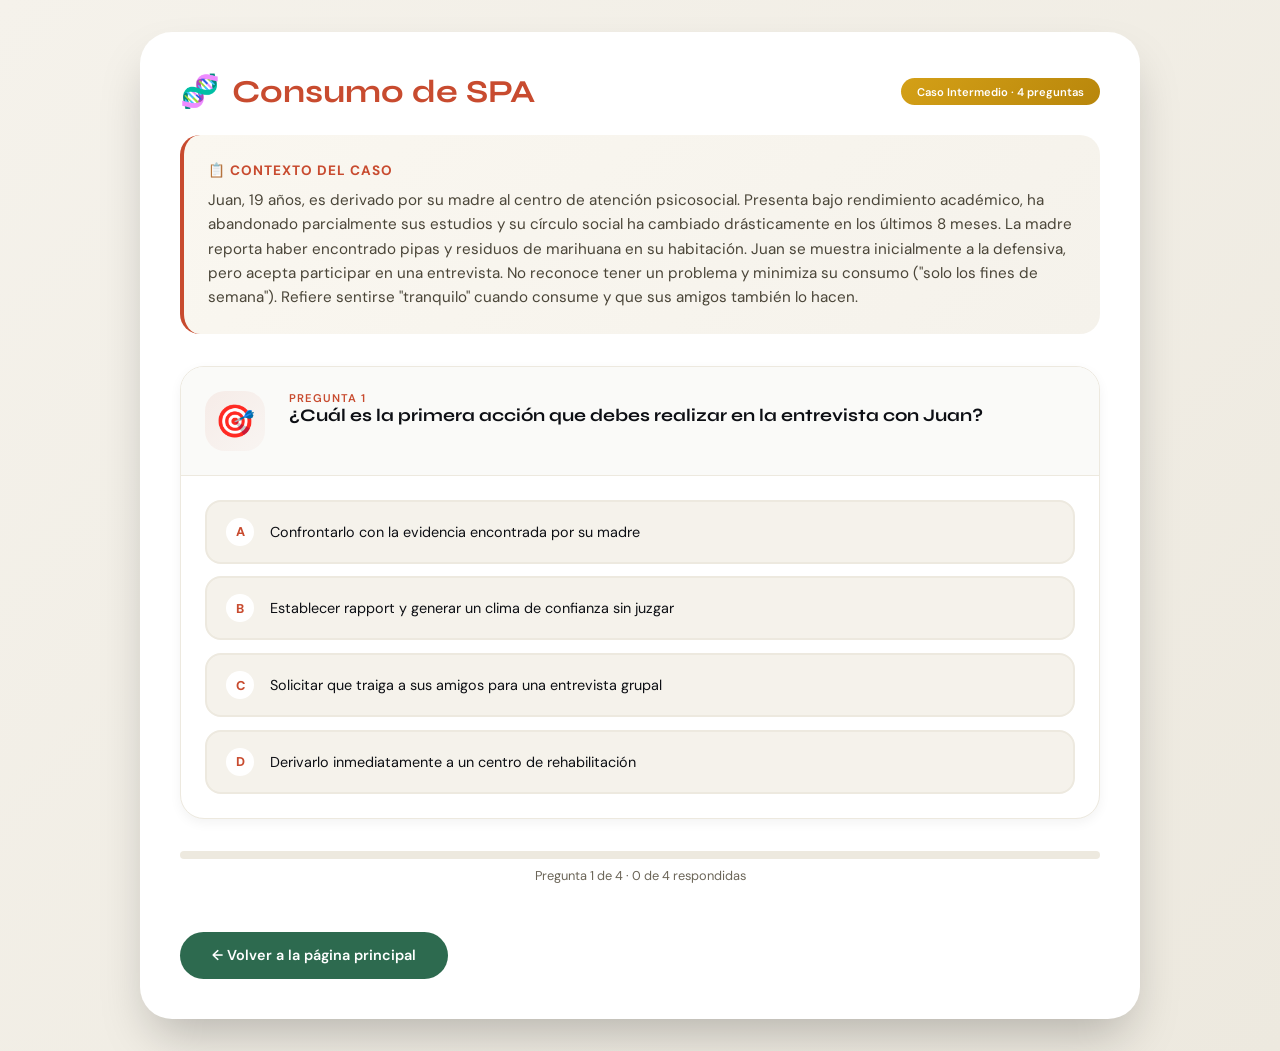
<file: html/consumodespa.html>
<!DOCTYPE html>
<html lang="es">

<head>
    <meta charset="UTF-8">
    <meta name="viewport" content="width=device-width, initial-scale=1.0">
    <title>SimuIntervención 360° - Caso: Consumo de SPA</title>
    <link
        href="https://fonts.googleapis.com/css2?family=Syne:wght@400;600;700;800&family=DM+Sans:ital,wght@0,300;0,400;0,500;1,300&display=swap"
        rel="stylesheet">
    <link rel="stylesheet" href="../css/styles.css">
    <link rel="stylesheet" href="../css/caso-styles.css">
</head>

<body class="caso-body">
    <div class="caso-container">
        <div class="caso-header">
            <h1 class="caso-titulo">
                <span>🧬</span> Consumo de SPA
            </h1>
            <div style="display: flex; gap: 0.8rem;">
                <div class="caso-badge intermedio">Caso Intermedio · 4 preguntas</div>
                <button class="btn-reiniciar" id="btnReiniciar" style="display: none;">🔄 Reiniciar</button>
            </div>
        </div>

        <div class="caso-descripcion">
            <strong>📋 CONTEXTO DEL CASO</strong>
            <p>Juan, 19 años, es derivado por su madre al centro de atención psicosocial. Presenta bajo rendimiento académico, ha abandonado parcialmente sus estudios y su círculo social ha cambiado drásticamente en los últimos 8 meses. La madre reporta haber encontrado pipas y residuos de marihuana en su habitación. Juan se muestra inicialmente a la defensiva, pero acepta participar en una entrevista. No reconoce tener un problema y minimiza su consumo ("solo los fines de semana"). Refiere sentirse "tranquilo" cuando consume y que sus amigos también lo hacen.</p>
        </div>

        <div id="preguntasContainer"></div>

        <div class="caso-progreso" id="progreso">
            <div class="progress-bar">
                <div class="progress-fill" id="progressFill"></div>
            </div>
            <div class="progreso-texto" id="progresoTexto">Pregunta 1 de 4</div>
        </div>

        <div id="finalizado" style="display:none;" class="caso-finalizado">
            🎉 ¡Has completado el caso! Revisa abajo tus resultados.
        </div>

        <div id="revisionContainer" class="oculto"></div>

        <a href="../index.html" class="btn-volver">← Volver a la página principal</a>
    </div>

    <script src="../js/main.js"></script>
    <script src="../js/caso-main.js"></script>
    <script>
        const preguntas = [
            {
                texto: "¿Cuál es la primera acción que debes realizar en la entrevista con Juan?",
                icono: "🎯",
                opciones: [
                    "Confrontarlo con la evidencia encontrada por su madre",
                    "Establecer rapport y generar un clima de confianza sin juzgar",
                    "Solicitar que traiga a sus amigos para una entrevista grupal",
                    "Derivarlo inmediatamente a un centro de rehabilitación"
                ],
                correcta: 1,
                explicacion: "La creación de un vínculo terapéutico basado en la confianza y el respeto es fundamental en el abordaje de consumos problemáticos. La confrontación inicial suele generar resistencia y abandono del proceso."
            },
            {
                texto: "Juan niega tener un problema y dice que 'todo el mundo lo hace'. ¿Cómo respondes?",
                icono: "💬",
                opciones: [
                    "Le dices que está mintiendo y que su madre ya te contó todo",
                    "Le recitas los riesgos legales y de salud del consumo",
                    "Validas su percepción, pero exploras los cambios negativos en su vida desde que consume",
                    "Terminas la entrevista por falta de compromiso"
                ],
                correcta: 2,
                explicacion: "La entrevista motivacional utiliza la ambivalencia como punto de partida. Explorar las consecuencias negativas que el mismo usuario identifica (sin imponerlas) facilita la toma de conciencia."
            },
            {
                texto: "¿Qué instrumento profesional sería más adecuado para la evaluación inicial?",
                icono: "📋",
                opciones: [
                    "Test de personalidad MMPI",
                    "Entrevista motivacional y cuestionario ASSIST (detección de consumo)",
                    "Evaluación psiquiátrica completa",
                    "Solo observación conductual"
                ],
                correcta: 1,
                explicacion: "El ASSIST (Alcohol, Smoking and Substance Involvement Screening Test) es un instrumento validado por la OMS para detectar consumo problemático. La entrevista motivacional complementa la evaluación."
            },
            {
                texto: "Además de Juan, ¿con quién más debes entrevistarte prioritariamente?",
                icono: "👨‍👩‍👦",
                opciones: [
                    "Solo con Juan, el problema es individual",
                    "Con su madre, para evaluar dinámica familiar y redes de apoyo",
                    "Con sus amigos, para que confirmen el consumo",
                    "Con sus profesores universitarios"
                ],
                correcta: 1,
                explicacion: "El enfoque sistémico del trabajo social requiere evaluar el contexto familiar. La madre puede aportar información valiosa y es parte de la red de apoyo fundamental para el tratamiento."
            }
        ];

        initCaso(preguntas);
    </script>
</body>

</html>
</file>
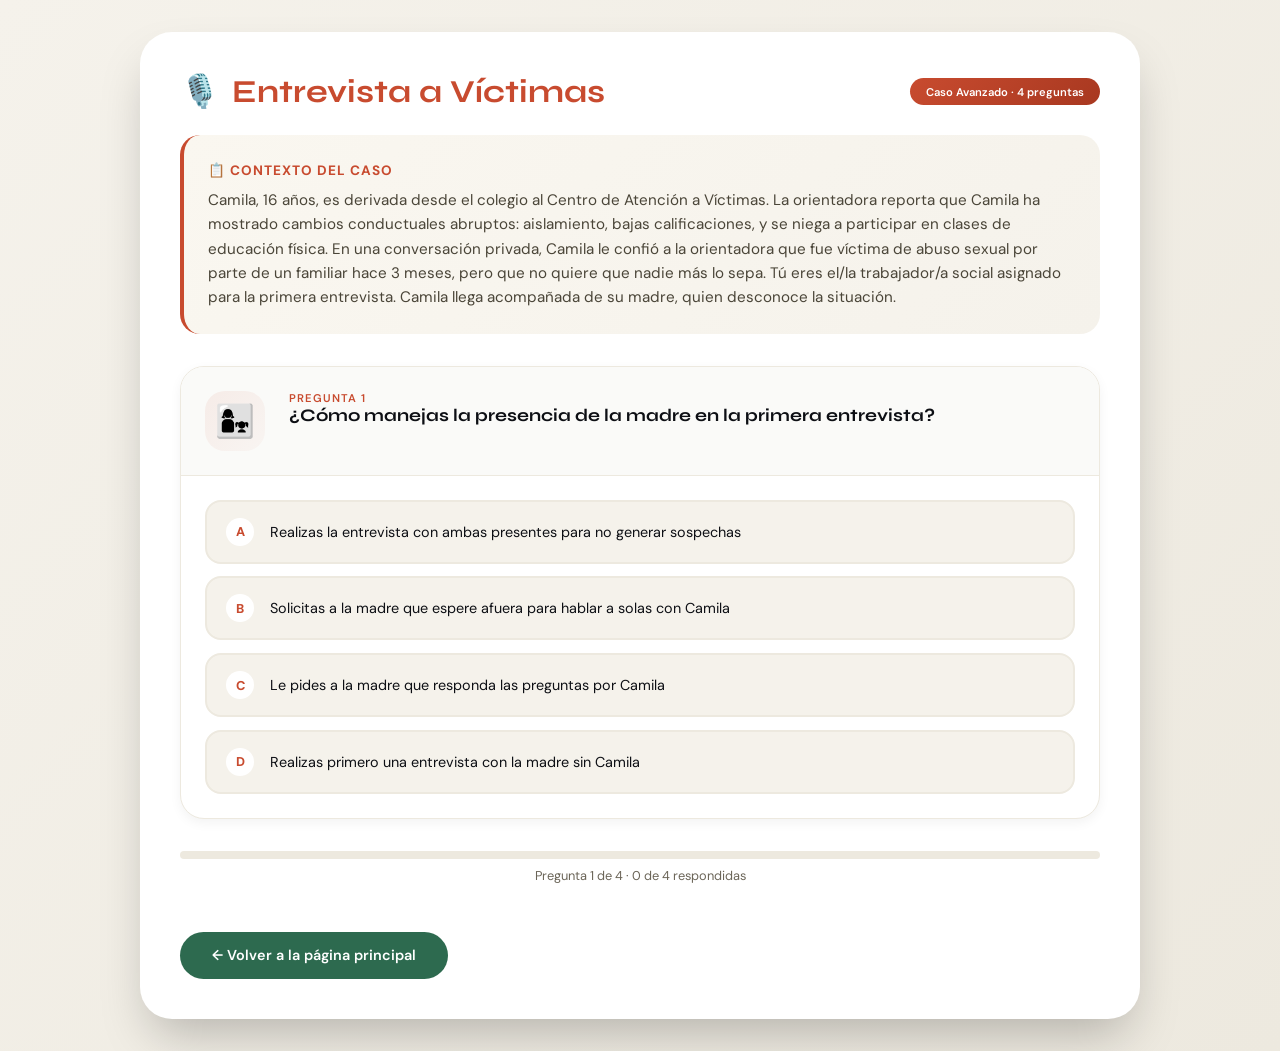
<file: html/entrevistaavictima.html>
<!DOCTYPE html>
<html lang="es">

<head>
    <meta charset="UTF-8">
    <meta name="viewport" content="width=device-width, initial-scale=1.0">
    <title>SimuIntervención 360° - Caso: Entrevista a Víctimas</title>
    <link
        href="https://fonts.googleapis.com/css2?family=Syne:wght@400;600;700;800&family=DM+Sans:ital,wght@0,300;0,400;0,500;1,300&display=swap"
        rel="stylesheet">
    <link rel="stylesheet" href="../css/styles.css">
    <link rel="stylesheet" href="../css/caso-styles.css">
</head>

<body class="caso-body">
    <div class="caso-container">
        <div class="caso-header">
            <h1 class="caso-titulo">
                <span>🎙️</span> Entrevista a Víctimas
            </h1>
            <div style="display: flex; gap: 0.8rem;">
                <div class="caso-badge avanzado">Caso Avanzado · 4 preguntas</div>
                <button class="btn-reiniciar" id="btnReiniciar" style="display: none;">🔄 Reiniciar</button>
            </div>
        </div>

        <div class="caso-descripcion">
            <strong>📋 CONTEXTO DEL CASO</strong>
            <p>Camila, 16 años, es derivada desde el colegio al Centro de Atención a Víctimas. La orientadora reporta que Camila ha mostrado cambios conductuales abruptos: aislamiento, bajas calificaciones, y se niega a participar en clases de educación física. En una conversación privada, Camila le confió a la orientadora que fue víctima de abuso sexual por parte de un familiar hace 3 meses, pero que no quiere que nadie más lo sepa. Tú eres el/la trabajador/a social asignado para la primera entrevista. Camila llega acompañada de su madre, quien desconoce la situación.</p>
        </div>

        <div id="preguntasContainer"></div>

        <div class="caso-progreso" id="progreso">
            <div class="progress-bar">
                <div class="progress-fill" id="progressFill"></div>
            </div>
            <div class="progreso-texto" id="progresoTexto">Pregunta 1 de 4</div>
        </div>

        <div id="finalizado" style="display:none;" class="caso-finalizado">
            🎉 ¡Has completado el caso! Revisa abajo tus resultados.
        </div>

        <div id="revisionContainer" class="oculto"></div>

        <a href="../index.html" class="btn-volver">← Volver a la página principal</a>
    </div>

    <script src="../js/main.js"></script>
    <script src="../js/caso-main.js"></script>
    <script>
        const preguntas = [
            {
                texto: "¿Cómo manejas la presencia de la madre en la primera entrevista?",
                icono: "👩‍👧",
                opciones: [
                    "Realizas la entrevista con ambas presentes para no generar sospechas",
                    "Solicitas a la madre que espere afuera para hablar a solas con Camila",
                    "Le pides a la madre que responda las preguntas por Camila",
                    "Realizas primero una entrevista con la madre sin Camila"
                ],
                correcta: 1,
                explicacion: "Las víctimas de abuso sexual requieren un espacio privado y seguro para hablar. La presencia de un familiar (incluso la madre) puede inhibir la revelación. Siempre se debe ofrecer la opción de entrevista individual."
            },
            {
                texto: "Camila está nerviosa y llora al inicio. ¿Cuál es tu mejor respuesta?",
                icono: "😢",
                opciones: [
                    "Le dices que debe calmarse para poder continuar",
                    "Le preguntas directamente '¿quién te abusó?'",
                    "Validas su emoción, le ofreces agua y le dices que puede tomarse el tiempo que necesite",
                    "Le dices que si no habla, no podrán ayudarla"
                ],
                correcta: 2,
                explicacion: "La validación emocional y la paciencia son fundamentales en la entrevista a víctimas. Forzar o apresurar el relato puede generar retraumatización y pérdida de confianza."
            },
            {
                texto: "Camila te pide que no le cuentes nada a su madre. ¿Qué haces?",
                icono: "🤐",
                opciones: [
                    "Le prometes que no le dirás nada a nadie",
                    "Le explicas los límites de la confidencialidad (denuncia obligatoria) y por qué necesitas informar a ciertas personas",
                    "Ignoras su petición y llamas inmediatamente a la madre",
                    "Le dices que eso no es posible y terminas la entrevista"
                ],
                correcta: 1,
                explicacion: "Es clave informar a la víctima sobre los límites ético-legales de la confidencialidad (denuncia obligatoria en casos de abuso a menores). La honestidad construye confianza y evita la sensación de traición."
            },
            {
                texto: "¿Qué principio ético del trabajo social es prioritario en este caso?",
                icono: "⚖️",
                opciones: [
                    "Autonomía y confidencialidad con los límites legales",
                    "Beneficencia solo si la víctima lo solicita",
                    "Justicia distributiva de recursos",
                    "No maleficencia exclusivamente"
                ],
                correcta: 0,
                explicacion: "El equilibrio entre autonomía (respetar sus tiempos y decisiones) y protección (denuncia obligatoria por ser menor de edad) es central. Además, la confidencialidad debe ser explicada con claridad."
            }
        ];

        initCaso(preguntas);
    </script>
</body>

</html>
</file>
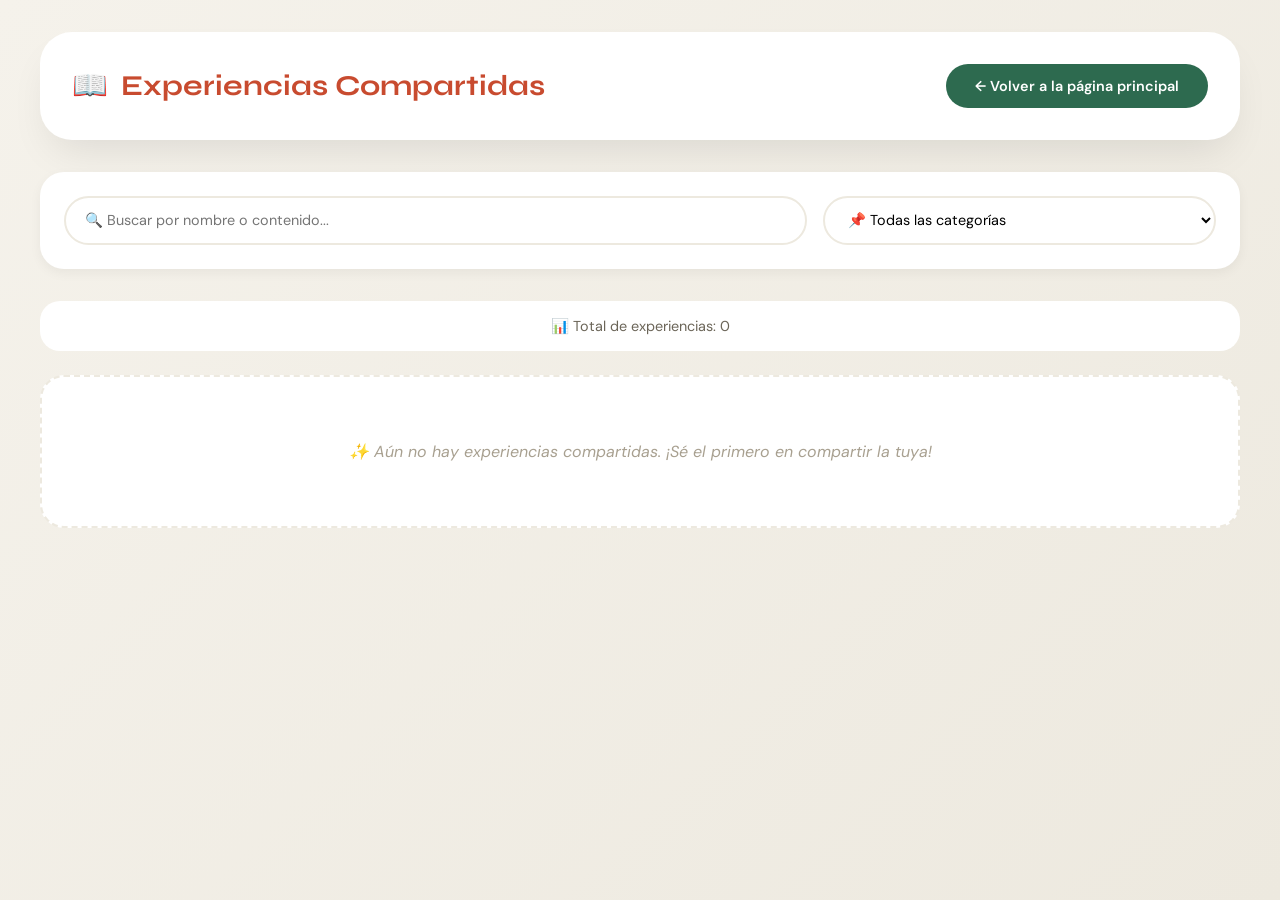
<file: html/experiencias.html>
<!DOCTYPE html>
<html lang="es">

<head>
    <meta charset="UTF-8">
    <meta name="viewport" content="width=device-width, initial-scale=1.0">
    <title>Experiencias Compartidas - SimuIntervención 360°</title>
    <link
        href="https://fonts.googleapis.com/css2?family=Syne:wght@400;600;700;800&family=DM+Sans:ital,wght@0,300;0,400;0,500;1,300&display=swap"
        rel="stylesheet">
    <style>
        * {
            margin: 0;
            padding: 0;
            box-sizing: border-box;
        }

        body {
            font-family: 'DM Sans', sans-serif;
            background: linear-gradient(135deg, #f5f2eb 0%, #ede9df 100%);
            min-height: 100vh;
            padding: 2rem;
        }

        .experiencias-page-container {
            max-width: 1200px;
            margin: 0 auto;
        }

        .page-header {
            background: white;
            border-radius: 32px;
            padding: 2rem;
            margin-bottom: 2rem;
            box-shadow: 0 20px 40px -12px rgba(0, 0, 0, 0.1);
            display: flex;
            justify-content: space-between;
            align-items: center;
            flex-wrap: wrap;
            gap: 1rem;
        }

        .page-header h1 {
            font-family: 'Syne', sans-serif;
            font-size: 1.8rem;
            color: #c84b2f;
            display: flex;
            align-items: center;
            gap: 0.8rem;
            cursor: pointer;
        }

        .btn-volver {
            background: #2d6a4f;
            color: white;
            padding: 0.8rem 1.8rem;
            border: none;
            border-radius: 60px;
            font-size: 0.9rem;
            font-weight: 600;
            cursor: pointer;
            transition: all 0.2s;
            text-decoration: none;
            display: inline-flex;
            align-items: center;
            gap: 0.5rem;
        }

        .btn-volver:hover {
            background: #1f4f3a;
            transform: translateY(-2px);
        }

        .search-bar {
            background: white;
            border-radius: 24px;
            padding: 1.5rem;
            margin-bottom: 2rem;
            display: flex;
            gap: 1rem;
            flex-wrap: wrap;
            box-shadow: 0 4px 12px rgba(0, 0, 0, 0.05);
        }

        .buscador-input {
            flex: 2;
            padding: 0.8rem 1.2rem;
            border: 2px solid #ede9df;
            border-radius: 60px;
            font-family: 'DM Sans', sans-serif;
            font-size: 0.9rem;
            transition: all 0.2s;
        }

        .buscador-input:focus {
            outline: none;
            border-color: #c84b2f;
            box-shadow: 0 0 0 3px rgba(200, 75, 47, 0.1);
        }

        .filtro-categoria {
            flex: 1;
            padding: 0.8rem 1.2rem;
            border: 2px solid #ede9df;
            border-radius: 60px;
            font-family: 'DM Sans', sans-serif;
            font-size: 0.9rem;
            background: white;
            cursor: pointer;
        }

        .admin-panel {
            background: #fff5f0;
            border-radius: 24px;
            padding: 1rem 1.5rem;
            margin-bottom: 2rem;
            display: none;
            align-items: center;
            justify-content: space-between;
            flex-wrap: wrap;
            gap: 1rem;
            border: 1px solid #c84b2f;
        }

        .admin-panel.visible {
            display: flex;
        }

        .admin-btn {
            background: #c84b2f;
            color: white;
            padding: 0.6rem 1.5rem;
            border: none;
            border-radius: 40px;
            font-size: 0.8rem;
            font-weight: 600;
            cursor: pointer;
            transition: all 0.2s;
        }

        .admin-btn:hover {
            background: #a83820;
            transform: translateY(-2px);
        }

        .experiencias-grid-completo {
            display: flex;
            flex-direction: column;
            gap: 1.5rem;
        }

        .experiencia-card-completa {
            background: white;
            border-radius: 24px;
            padding: 1.8rem;
            transition: all 0.3s;
            border: 1px solid #ede9df;
            position: relative;
        }

        .experiencia-card-completa:hover {
            transform: translateY(-4px);
            box-shadow: 0 20px 35px -12px rgba(0, 0, 0, 0.12);
        }

        .experiencia-header {
            display: flex;
            justify-content: space-between;
            align-items: center;
            margin-bottom: 1rem;
            flex-wrap: wrap;
            gap: 0.8rem;
        }

        .experiencia-usuario {
            display: flex;
            align-items: center;
            gap: 1rem;
        }

        .avatar {
            width: 48px;
            height: 48px;
            background: linear-gradient(135deg, #c84b2f 0%, #a83820 100%);
            border-radius: 50%;
            display: flex;
            align-items: center;
            justify-content: center;
            color: white;
            font-weight: bold;
            font-size: 1.2rem;
            box-shadow: 0 4px 10px rgba(200, 75, 47, 0.2);
        }

        .experiencia-fecha {
            font-size: 0.7rem;
            color: #a8a090;
            background: #f5f2eb;
            padding: 0.3rem 0.8rem;
            border-radius: 40px;
        }

        .experiencia-categoria {
            margin-bottom: 1rem;
        }

        .categoria-badge {
            display: inline-flex;
            align-items: center;
            gap: 0.3rem;
            background: #f5f2eb;
            padding: 0.3rem 1rem;
            border-radius: 40px;
            font-size: 0.7rem;
            font-weight: 600;
            color: #6b6558;
        }

        .experiencia-contenido {
            font-size: 0.95rem;
            line-height: 1.7;
            color: #4a4538;
            margin: 1rem 0;
            padding: 1rem 1.2rem;
            background: #fafaf8;
            border-radius: 16px;
        }

        .experiencia-footer {
            display: flex;
            justify-content: flex-end;
            gap: 1rem;
            border-top: 1px solid #ede9df;
            padding-top: 1rem;
            margin-top: 0.5rem;
        }

        .btn-like {
            background: transparent;
            border: none;
            color: #c84b2f;
            cursor: pointer;
            font-size: 0.85rem;
            display: flex;
            align-items: center;
            gap: 0.4rem;
            padding: 0.4rem 1rem;
            border-radius: 40px;
            transition: all 0.2s;
        }

        .btn-like:hover {
            background: rgba(200, 75, 47, 0.1);
            transform: scale(1.05);
        }

        .btn-eliminar-admin {
            background: transparent;
            border: 1px solid #c84b2f;
            color: #c84b2f;
            cursor: pointer;
            font-size: 0.75rem;
            padding: 0.4rem 1rem;
            border-radius: 40px;
            transition: all 0.2s;
            display: inline-flex;
            align-items: center;
            gap: 0.3rem;
        }

        .btn-eliminar-admin:hover {
            background: #c84b2f;
            color: white;
        }

        .experiencia-vacia {
            text-align: center;
            padding: 4rem;
            background: white;
            border-radius: 24px;
            color: #a8a090;
            font-style: italic;
            border: 2px dashed #ede9df;
        }

        .stats-info {
            background: white;
            border-radius: 20px;
            padding: 1rem 1.5rem;
            margin-bottom: 1.5rem;
            text-align: center;
            color: #6b6558;
            font-size: 0.9rem;
        }

        @media (max-width: 768px) {
            body {
                padding: 1rem;
            }

            .page-header {
                flex-direction: column;
                text-align: center;
            }

            .search-bar {
                flex-direction: column;
            }
        }
    </style>
</head>

<body>
    <div class="experiencias-page-container">
        <div class="page-header">
            <h1 id="tituloAdmin">
                <span>📖</span> Experiencias Compartidas
            </h1>
            <a href="../index.html" class="btn-volver">
                ← Volver a la página principal
            </a>
        </div>

        <div class="search-bar">
            <input type="text" id="buscadorExperiencias" placeholder="🔍 Buscar por nombre o contenido..."
                class="buscador-input" onkeyup="filtrarExperiencias()">
            <select id="filtroCategoria" class="filtro-categoria" onchange="filtrarExperiencias()">
                <option value="todas">📌 Todas las categorías</option>
                <option value="Violencia Intrafamiliar">🏠 Violencia Intrafamiliar</option>
                <option value="Consumo de SPA">🧬 Consumo de SPA</option>
                <option value="Entrevista a Víctimas">🎙️ Entrevista a Víctimas</option>
                <option value="Conflictos Escolares">🎓 Conflictos Escolares</option>
                <option value="Visita Domiciliaria">🚪 Visita Domiciliaria</option>
                <option value="General">💬 General</option>
            </select>
        </div>

        <div id="adminPanel" class="admin-panel">
            <span>🔧 Panel de Administración</span>
            <div>
                <button class="admin-btn" onclick="eliminarTodasExperiencias()">🗑️ Eliminar TODAS</button>
            </div>
        </div>

        <div id="statsInfo" class="stats-info"></div>

        <div id="experienciasContainer" class="experiencias-grid-completo"></div>
    </div>

    <script>
        let modoAdmin = false;

        function escapeHTML(str) {
            if (!str) return '';
            return str
                .replace(/&/g, '&amp;')
                .replace(/</g, '&lt;')
                .replace(/>/g, '&gt;')
                .replace(/"/g, '&quot;')
                .replace(/'/g, '&#39;');
        }

        function verificarAdmin() {
            const password = prompt('🔐 Ingrese la contraseña de administrador:');
            if (password === 'admin123') {
                modoAdmin = true;
                document.getElementById('adminPanel').classList.add('visible');
                cargarExperiencias();
                alert('✅ Modo administrador activado.');
            } else if (password !== null) {
                alert('❌ Contraseña incorrecta.');
            }
        }

        function cargarExperiencias() {
            const experiencias = JSON.parse(localStorage.getItem('experiencias') || '[]');
            const container = document.getElementById('experienciasContainer');
            const statsInfo = document.getElementById('statsInfo');

            if (experiencias.length === 0) {
                container.innerHTML = '<div class="experiencia-vacia">✨ Aún no hay experiencias compartidas. ¡Sé el primero en compartir la tuya!</div>';
                if (statsInfo) statsInfo.innerHTML = '📊 Total de experiencias: 0';
                return;
            }

            const experienciasRecientes = [...experiencias].reverse();

            container.innerHTML = experienciasRecientes.map(exp => `
                <div class="experiencia-card-completa" data-categoria="${escapeHTML(exp.categoria)}" data-nombre="${escapeHTML(exp.nombre || '')}" data-contenido="${escapeHTML(exp.contenido)}" data-id="${exp.id}">
                    <div class="experiencia-header">
                        <div class="experiencia-usuario">
                            <span class="avatar">${exp.nombre ? exp.nombre.charAt(0).toUpperCase() : 'A'}</span>
                            <strong>${escapeHTML(exp.nombre) || 'Anónimo'}</strong>
                        </div>
                        <div class="experiencia-fecha">${exp.fecha}</div>
                    </div>
                    <div class="experiencia-categoria">
                        <span class="categoria-badge">${escapeHTML(exp.categoria)}</span>
                    </div>
                    <div class="experiencia-contenido">${escapeHTML(exp.contenido)}</div>
                    <div class="experiencia-footer">
                        <button class="btn-like" onclick="darLike(${exp.id})">❤️ ${exp.likes || 0}</button>
                        ${modoAdmin ? `<button class="btn-eliminar-admin" onclick="eliminarExperiencia(${exp.id})">🗑️ Eliminar</button>` : ''}
                    </div>
                </div>
            `).join('');

            if (statsInfo) {
                statsInfo.innerHTML = `📊 Total de experiencias: ${experiencias.length} | 💬 Comunidad creciendo día a día`;
            }
        }

        function darLike(id) {
            const experiencias = JSON.parse(localStorage.getItem('experiencias') || '[]');
            const index = experiencias.findIndex(exp => exp.id === id);
            if (index !== -1) {
                experiencias[index].likes = (experiencias[index].likes || 0) + 1;
                localStorage.setItem('experiencias', JSON.stringify(experiencias));
                cargarExperiencias();
            }
        }

        function eliminarExperiencia(id) {
            if (!modoAdmin) return;
            if (confirm('¿Eliminar esta experiencia?')) {
                let experiencias = JSON.parse(localStorage.getItem('experiencias') || '[]');
                experiencias = experiencias.filter(exp => exp.id !== id);
                localStorage.setItem('experiencias', JSON.stringify(experiencias));
                cargarExperiencias();
                alert('Experiencia eliminada.');
            }
        }

        function eliminarTodasExperiencias() {
            if (!modoAdmin) return;
            if (confirm('⚠️ ¿Eliminar TODAS las experiencias? Esta acción no se puede deshacer.')) {
                localStorage.removeItem('experiencias');
                cargarExperiencias();
                alert('Todas las experiencias han sido eliminadas.');
            }
        }

        function filtrarExperiencias() {
            const busqueda = document.getElementById('buscadorExperiencias')?.value.toLowerCase() || '';
            const categoria = document.getElementById('filtroCategoria')?.value || 'todas';
            const todasLasTarjetas = document.querySelectorAll('#experienciasContainer .experiencia-card-completa');

            todasLasTarjetas.forEach(tarjeta => {
                const nombre = tarjeta.dataset.nombre?.toLowerCase() || '';
                const contenido = tarjeta.dataset.contenido?.toLowerCase() || '';
                const categoriaTarjeta = tarjeta.dataset.categoria || '';
                const coincideBusqueda = nombre.includes(busqueda) || contenido.includes(busqueda);
                const coincideCategoria = categoria === 'todas' || categoriaTarjeta === categoria;
                tarjeta.style.display = (coincideBusqueda && coincideCategoria) ? 'block' : 'none';
            });
        }

        document.addEventListener('DOMContentLoaded', () => {
            cargarExperiencias();

            let clicks = 0;
            const titulo = document.getElementById('tituloAdmin');
            titulo.addEventListener('click', () => {
                clicks++;
                setTimeout(() => { clicks = 0; }, 2000);
                if (clicks === 3) {
                    verificarAdmin();
                    clicks = 0;
                }
            });
        });
    </script>
</body>

</html>
</file>
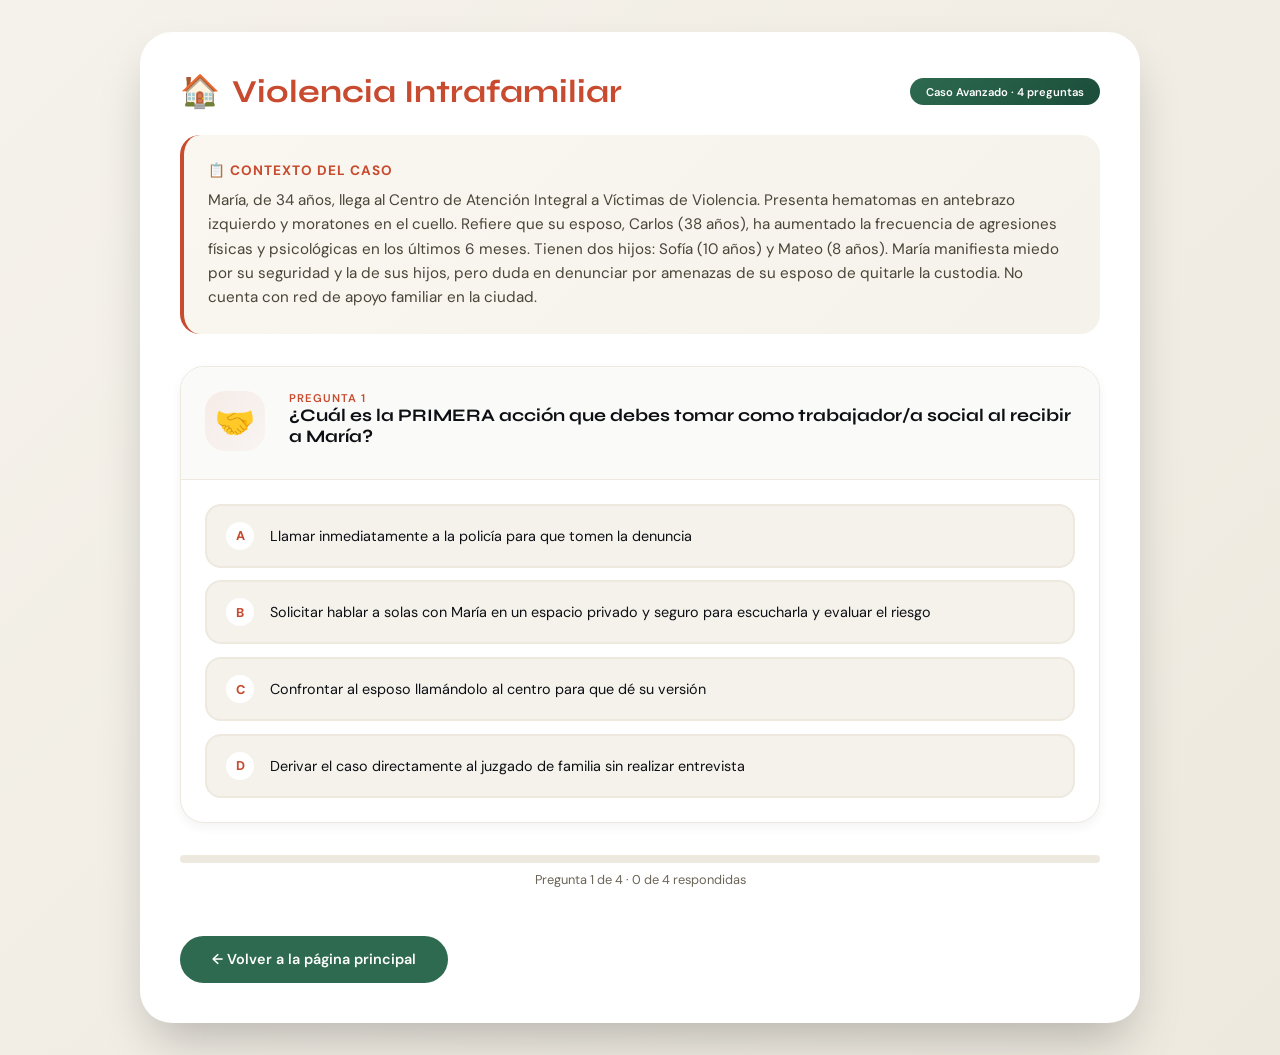
<file: html/violenciaintrafamiliar.html>
<!DOCTYPE html>
<html lang="es">

<head>
    <meta charset="UTF-8">
    <meta name="viewport" content="width=device-width, initial-scale=1.0">
    <title>SimuIntervención 360° - Caso: Violencia Intrafamiliar</title>
    <link
        href="https://fonts.googleapis.com/css2?family=Syne:wght@400;600;700;800&family=DM+Sans:ital,wght@0,300;0,400;0,500;1,300&display=swap"
        rel="stylesheet">
    <link rel="stylesheet" href="../css/styles.css">
    <link rel="stylesheet" href="../css/caso-styles.css">
</head>

<body class="caso-body">
    <div class="caso-container">
        <div class="caso-header">
            <h1 class="caso-titulo">
                <span>🏠</span> Violencia Intrafamiliar
            </h1>
            <div style="display: flex; gap: 0.8rem;">
                <div class="caso-badge verde">Caso Avanzado · 4 preguntas</div>
                <button class="btn-reiniciar" id="btnReiniciar" style="display: none;">🔄 Reiniciar</button>
            </div>
        </div>

        <div class="caso-descripcion">
            <strong>📋 CONTEXTO DEL CASO</strong>
            <p>María, de 34 años, llega al Centro de Atención Integral a Víctimas de Violencia. Presenta hematomas en
                antebrazo izquierdo y moratones en el cuello. Refiere que su esposo, Carlos (38 años), ha aumentado la
                frecuencia de agresiones físicas y psicológicas en los últimos 6 meses. Tienen dos hijos: Sofía (10
                años) y Mateo (8 años). María manifiesta miedo por su seguridad y la de sus hijos, pero duda en
                denunciar por amenazas de su esposo de quitarle la custodia. No cuenta con red de apoyo familiar en la
                ciudad.</p>
        </div>

        <div id="preguntasContainer"></div>

        <div class="caso-progreso" id="progreso">
            <div class="progress-bar">
                <div class="progress-fill" id="progressFill"></div>
            </div>
            <div class="progreso-texto" id="progresoTexto">Pregunta 1 de 4</div>
        </div>

        <div id="finalizado" style="display:none;" class="caso-finalizado">
            🎉 ¡Has completado el caso! Revisa abajo tus resultados.
        </div>

        <div id="revisionContainer" class="oculto"></div>

        <a href="../index.html" class="btn-volver">← Volver a la página principal</a>
    </div>

    <script src="../js/main.js"></script>
    <script src="../js/caso-main.js"></script>
    <script>
        const preguntas = [
            {
                texto: "¿Cuál es la PRIMERA acción que debes tomar como trabajador/a social al recibir a María?",
                icono: "🤝",
                opciones: [
                    "Llamar inmediatamente a la policía para que tomen la denuncia",
                    "Solicitar hablar a solas con María en un espacio privado y seguro para escucharla y evaluar el riesgo",
                    "Confrontar al esposo llamándolo al centro para que dé su versión",
                    "Derivar el caso directamente al juzgado de familia sin realizar entrevista"
                ],
                correcta: 1,
                explicacion: "La primera acción debe ser garantizar un espacio seguro y privado donde la víctima pueda expresarse sin temor a represalias. La escucha activa y la evaluación de riesgo son fundamentales antes de cualquier otra intervención."
            },
            {
                texto: "Durante la entrevista, María te dice que no quiere denunciar porque tiene miedo. ¿Cómo respondes?",
                icono: "💬",
                opciones: [
                    "La presionas para que denuncie inmediatamente",
                    "Le dices que si no denuncia, no puedes ayudarla",
                    "Validas su miedo, le explicas sus derechos y las opciones disponibles, respetando su decisión",
                    "Llamas a la policía sin su consentimiento"
                ],
                correcta: 2,
                explicacion: "Es fundamental respetar la autonomía de la usuaria, validar sus emociones y brindarle información clara sobre sus opciones sin presionarla. La decisión de denunciar debe ser voluntaria y acompañada."
            },
            {
                texto: "¿Qué instrumento o herramienta profesional utilizarías para evaluar el nivel de riesgo de feminicidio?",
                icono: "📋",
                opciones: [
                    "Solo la observación directa durante la entrevista",
                    "Una entrevista informal sin pautas estructuradas",
                    "Instrumentos validados como la pauta de valoración de riesgo de violencia de género",
                    "Preguntar solo a los vecinos sobre la situación familiar"
                ],
                correcta: 2,
                explicacion: "Existen instrumentos técnicos validados que permiten evaluar de manera objetiva el riesgo y orientar las medidas de protección necesarias. La observación sola es subjetiva e insuficiente."
            },
            {
                texto: "Además de la atención a María, ¿qué acción es PRIORITARIA respecto a sus hijos?",
                icono: "👧👦",
                opciones: [
                    "Solo enfocarte en María, ignorando a los hijos",
                    "Evaluar también la situación de los hijos, quienes pueden estar siendo testigos o víctimas de violencia",
                    "Decirle a María que resuelva ella sola el tema de los niños",
                    "Cerrar el caso inmediatamente porque no hay evidencia de daño"
                ],
                correcta: 1,
                explicacion: "Los hijos e hijas que son testigos de violencia también son víctimas y requieren atención y protección. La violencia vicaria y el daño psicológico en menores deben ser evaluados y abordados."
            }
        ];

        initCaso(preguntas);
    </script>
</body>

</html>
</file>
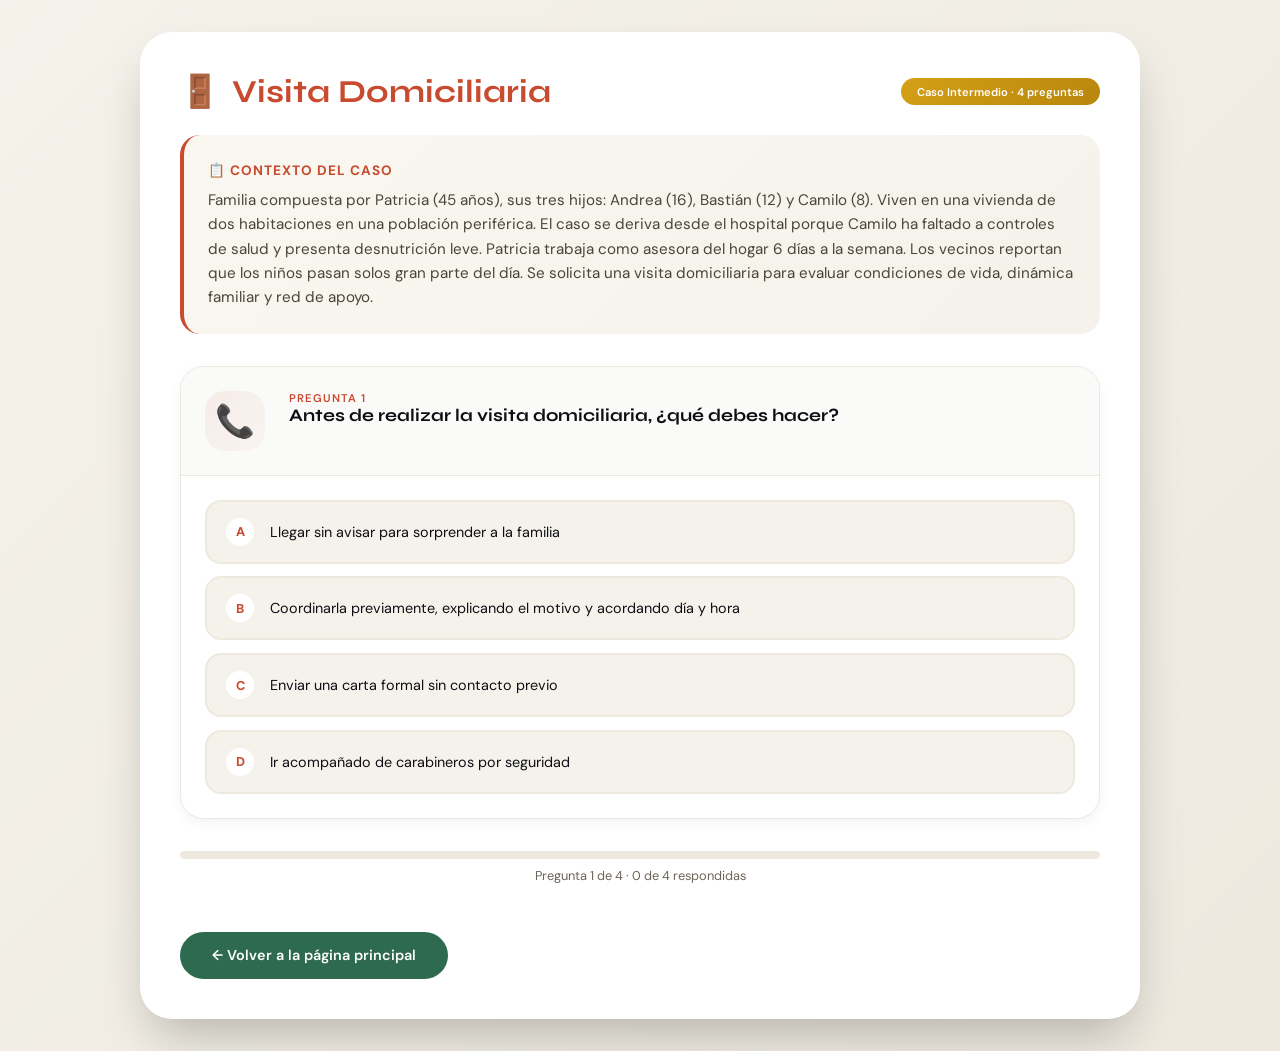
<file: html/visitadomiciliaria.html>
<!DOCTYPE html>
<html lang="es">

<head>
    <meta charset="UTF-8">
    <meta name="viewport" content="width=device-width, initial-scale=1.0">
    <title>SimuIntervención 360° - Caso: Visita Domiciliaria</title>
    <link
        href="https://fonts.googleapis.com/css2?family=Syne:wght@400;600;700;800&family=DM+Sans:ital,wght@0,300;0,400;0,500;1,300&display=swap"
        rel="stylesheet">
    <link rel="stylesheet" href="../css/styles.css">
    <link rel="stylesheet" href="../css/caso-styles.css">
</head>

<body class="caso-body">
    <div class="caso-container">
        <div class="caso-header">
            <h1 class="caso-titulo">
                <span>🚪</span> Visita Domiciliaria
            </h1>
            <div style="display: flex; gap: 0.8rem;">
                <div class="caso-badge intermedio">Caso Intermedio · 4 preguntas</div>
                <button class="btn-reiniciar" id="btnReiniciar" style="display: none;">🔄 Reiniciar</button>
            </div>
        </div>

        <div class="caso-descripcion">
            <strong>📋 CONTEXTO DEL CASO</strong>
            <p>Familia compuesta por Patricia (45 años), sus tres hijos: Andrea (16), Bastián (12) y Camilo (8). Viven
                en una vivienda de dos habitaciones en una población periférica. El caso se deriva desde el hospital
                porque Camilo ha faltado a controles de salud y presenta desnutrición leve. Patricia trabaja como
                asesora del hogar 6 días a la semana. Los vecinos reportan que los niños pasan solos gran parte del día.
                Se solicita una visita domiciliaria para evaluar condiciones de vida, dinámica familiar y red de apoyo.
            </p>
        </div>

        <div id="preguntasContainer"></div>

        <div class="caso-progreso" id="progreso">
            <div class="progress-bar">
                <div class="progress-fill" id="progressFill"></div>
            </div>
            <div class="progreso-texto" id="progresoTexto">Pregunta 1 de 4</div>
        </div>

        <div id="finalizado" style="display:none;" class="caso-finalizado">
            🎉 ¡Has completado el caso! Revisa abajo tus resultados.
        </div>

        <div id="revisionContainer" class="oculto"></div>

        <a href="../index.html" class="btn-volver">← Volver a la página principal</a>
    </div>

    <script src="../js/main.js"></script>
    <script src="../js/caso-main.js"></script>
    <script>
        const preguntas = [
            {
                texto: "Antes de realizar la visita domiciliaria, ¿qué debes hacer?",
                icono: "📞",
                opciones: [
                    "Llegar sin avisar para sorprender a la familia",
                    "Coordinarla previamente, explicando el motivo y acordando día y hora",
                    "Enviar una carta formal sin contacto previo",
                    "Ir acompañado de carabineros por seguridad"
                ],
                correcta: 1,
                explicacion: "La visita domiciliaria debe ser coordinada y acordada con la familia, respetando sus tiempos y explicando los objetivos. La sorpresa vulnera la confianza y el derecho a la privacidad."
            },
            {
                texto: "Al llegar, Patricia se muestra a la defensiva y dice que 'no necesitan trabajadores sociales metiéndose en su casa'. ¿Cómo respondes?",
                icono: "😤",
                opciones: [
                    "Insistes en entrar porque tienes una orden",
                    "Validas su molestia, explicas el motivo de la visita (Camilo) y ofreces reprogramar si lo prefiere",
                    "Te retiras sin decir nada y cierras el caso",
                    "Le dices que si no coopera, llamarás al SENAME"
                ],
                correcta: 1,
                explicacion: "La resistencia inicial es común. Validar la emoción, explicar claramente el motivo (enfoque en el bienestar del hijo) y ofrecer opciones respeta la autonomía y facilita la alianza."
            },
            {
                texto: "Durante la visita, observas condiciones de hacinamiento. ¿Qué registras en tu informe?",
                icono: "✍️",
                opciones: [
                    "Solo tu opinión personal ('muy mala situación')",
                    "Descripción objetiva: número de personas, dormitorios, distribución, condiciones de higiene",
                    "Fotos sin consentimiento como evidencia",
                    "No registras nada para no perjudicar a la familia"
                ],
                correcta: 1,
                explicacion: "El informe debe ser objetivo, descriptivo y basado en observación directa, no en juicios de valor. Las fotografías requieren consentimiento informado."
            },
            {
                texto: "Identificas que la abuela materna vive cerca pero la relación es distante. ¿Qué acción realizas?",
                icono: "🤝",
                opciones: [
                    "Ignoras a la abuela porque no vive en el hogar",
                    "Exploras con Patricia la posibilidad de reconectar con la abuela como red de apoyo para los niños",
                    "Citas a la abuela sin el consentimiento de Patricia",
                    "Derivas el caso directamente a residencia familiar"
                ],
                correcta: 1,
                explicacion: "Fortalecer o reactivar redes de apoyo familiares es una intervención clave del trabajo social. Siempre con consentimiento y respetando la autonomía de la familia."
            }
        ];

        initCaso(preguntas);
    </script>
</body>

</html>
</file>
<file: css/styles.css>
:root {
    --ink: #0d0f14;
    --bg: #f5f2eb;
    --cream: #ede9df;
    --accent: #c84b2f;
    --accent2: #2d6a4f;
    --gold: #d4a017;
    --muted: #6b6558;
    --white: #fdfcf9;
}

*,
*::before,
*::after {
    box-sizing: border-box;
    margin: 0;
    padding: 0;
}

html {
    scroll-behavior: smooth;
}

body {
    font-family: 'DM Sans', sans-serif;
    background: var(--bg);
    color: var(--ink);
    overflow-x: hidden;
}

nav {
    position: fixed;
    top: 0;
    left: 0;
    right: 0;
    z-index: 100;
    display: flex;
    align-items: center;
    justify-content: space-between;
    padding: 1.2rem 4rem;
    background: rgba(245, 242, 235, 0.88);
    backdrop-filter: blur(12px);
    border-bottom: 1px solid rgba(0, 0, 0, 0.08);
}

.nav-logo {
    font-family: 'Syne', sans-serif;
    font-weight: 800;
    font-size: 1.1rem;
    letter-spacing: -0.03em;
    color: var(--ink);
    text-decoration: none;
}

.nav-logo span {
    color: var(--accent);
}

.nav-links {
    display: flex;
    gap: 2rem;
    list-style: none;
}

.nav-links a {
    font-size: 0.85rem;
    font-weight: 500;
    letter-spacing: 0.04em;
    color: var(--muted);
    text-decoration: none;
    text-transform: uppercase;
    transition: color 0.2s;
}

.nav-links a:hover {
    color: var(--accent);
}

.nav-help {
    background: rgba(200, 75, 47, 0.15);
    border: 1px solid var(--accent);
    border-radius: 40px;
    padding: 0.5rem 1.2rem !important;
    transition: all 0.2s;
}

.nav-help:hover {
    background: var(--accent);
    color: var(--white) !important;
}

.hero {
    min-height: 100vh;
    display: grid;
    grid-template-columns: 1fr 1fr;
    padding-top: 5rem;
    position: relative;
    overflow: hidden;
}

.hero-left {
    display: flex;
    flex-direction: column;
    justify-content: center;
    padding: 6rem 3rem 6rem 4rem;
    position: relative;
    z-index: 2;
}

.hero-tag {
    display: inline-flex;
    align-items: center;
    gap: 0.5rem;
    font-size: 0.75rem;
    font-weight: 500;
    letter-spacing: 0.1em;
    text-transform: uppercase;
    color: var(--accent);
    margin-bottom: 2rem;
}

.hero-tag::before {
    content: '';
    width: 2rem;
    height: 2px;
    background: var(--accent);
}

.hero h1 {
    font-family: 'Syne', sans-serif;
    font-size: clamp(3rem, 5vw, 5.5rem);
    font-weight: 800;
    line-height: 0.95;
    letter-spacing: -0.04em;
    margin-bottom: 1.5rem;
}

.hero h1 em {
    font-style: normal;
    color: var(--accent);
    display: block;
}

.hero-subtitle {
    font-size: 1.1rem;
    color: var(--muted);
    line-height: 1.7;
    max-width: 440px;
    margin-bottom: 3rem;
}

.hero-btns {
    display: flex;
    gap: 1rem;
    flex-wrap: wrap;
}

.btn-primary {
    background: var(--accent);
    color: var(--white);
    padding: 1rem 2.2rem;
    font-size: 0.9rem;
    font-weight: 600;
    letter-spacing: 0.02em;
    border: none;
    cursor: pointer;
    text-decoration: none;
    display: inline-block;
    clip-path: polygon(0 0, calc(100% - 12px) 0, 100% 12px, 100% 100%, 12px 100%, 0 calc(100% - 12px));
    transition: background 0.25s, transform 0.2s;
}

.btn-primary:hover {
    background: #a83820;
    transform: translateY(-2px);
}

.btn-ghost {
    background: transparent;
    color: var(--ink);
    padding: 1rem 2.2rem;
    font-size: 0.9rem;
    font-weight: 500;
    border: 1.5px solid var(--ink);
    cursor: pointer;
    text-decoration: none;
    display: inline-block;
    transition: all 0.25s;
}

.btn-ghost:hover {
    background: var(--ink);
    color: var(--white);
}

.hero-right {
    position: relative;
    overflow: hidden;
    background: linear-gradient(135deg, #1a3c2c 0%, #0d2818 100%);
    display: flex;
    align-items: center;
    justify-content: center;
}

.hero-imagen {
    text-align: center;
    padding: 2rem;
    max-width: 90%;
    animation: fadeInScale 0.8s ease-out;
}

@keyframes fadeInScale {
    from {
        opacity: 0;
        transform: scale(0.95);
    }

    to {
        opacity: 1;
        transform: scale(1);
    }
}

.hero-imagen svg {
    width: 100%;
    max-width: 400px;
    height: auto;
    margin-bottom: 2rem;
}

.frase-trabajo-social {
    color: rgba(255, 255, 255, 0.9);
    font-size: 1rem;
    font-weight: 400;
    line-height: 1.6;
    max-width: 380px;
    margin: 0 auto;
    font-style: italic;
    border-left: 3px solid var(--accent);
    padding-left: 1.2rem;
    text-align: left;
}

.frase-trabajo-social strong {
    color: var(--accent);
    font-weight: 600;
}

.frase-autor {
    margin-top: 0.8rem;
    font-size: 0.75rem;
    color: rgba(255, 255, 255, 0.5);
    font-style: normal;
}

.hero-noise {
    position: absolute;
    inset: 0;
    opacity: 0.04;
    background-image: url("data:image/svg+xml,%3Csvg viewBox='0 0 256 256' xmlns='http://www.w3.org/2000/svg'%3E%3Cfilter id='n'%3E%3CfeTurbulence type='fractalNoise' baseFrequency='0.9' numOctaves='4' stitchTiles='stitch'/%3E%3C/filter%3E%3Crect width='100%25' height='100%25' filter='url(%23n)'/%3E%3C/svg%3E");
    pointer-events: none;
}

.stats-bar {
    background: var(--accent2);
    display: flex;
    justify-content: space-around;
    flex-wrap: wrap;
    padding: 2rem 4rem;
    gap: 2rem;
}

.stat {
    text-align: center;
    color: var(--white);
}

.stat-num {
    font-family: 'Syne', sans-serif;
    font-size: 2.5rem;
    font-weight: 800;
    display: block;
    line-height: 1;
}

.stat-label {
    font-size: 0.8rem;
    opacity: 0.75;
    margin-top: 0.3rem;
    letter-spacing: 0.05em;
}

section {
    padding: 6rem 4rem;
}

.section-label {
    font-size: 0.72rem;
    font-weight: 600;
    letter-spacing: 0.12em;
    text-transform: uppercase;
    color: var(--accent);
    margin-bottom: 1rem;
    display: block;
}

.section-title {
    font-family: 'Syne', sans-serif;
    font-size: clamp(2rem, 3.5vw, 3rem);
    font-weight: 800;
    line-height: 1.1;
    letter-spacing: -0.03em;
    margin-bottom: 1.5rem;
}

.section-body {
    font-size: 1.05rem;
    color: var(--muted);
    line-height: 1.75;
    max-width: 560px;
}

.how-section {
    background: var(--white);
    display: grid;
    grid-template-columns: 1fr 1fr;
    gap: 5rem;
    align-items: center;
}

.steps {
    display: flex;
    flex-direction: column;
    gap: 2.5rem;
    margin-top: 2rem;
}

.step {
    display: flex;
    gap: 1.5rem;
    align-items: flex-start;
}

.step-num {
    font-family: 'Syne', sans-serif;
    font-size: 3rem;
    font-weight: 800;
    color: var(--cream);
    line-height: 1;
    min-width: 3rem;
    margin-top: -0.3rem;
}

.step-content h4 {
    font-family: 'Syne', sans-serif;
    font-size: 1rem;
    font-weight: 700;
    margin-bottom: 0.4rem;
}

.step-content p {
    font-size: 0.9rem;
    color: var(--muted);
    line-height: 1.6;
}

.mockup {
    background: var(--ink);
    border-radius: 8px;
    overflow: hidden;
    box-shadow: 0 40px 80px rgba(0, 0, 0, 0.2);
    position: relative;
}

.mockup-bar {
    background: #1a1d24;
    padding: 0.8rem 1rem;
    display: flex;
    gap: 0.5rem;
    align-items: center;
}

.dot {
    width: 12px;
    height: 12px;
    border-radius: 50%;
}

.d1 {
    background: #ff5f57;
}

.d2 {
    background: #febc2e;
}

.d3 {
    background: #28c840;
}

.mockup-title {
    color: rgba(255, 255, 255, 0.3);
    font-size: 0.7rem;
    margin-left: 0.5rem;
    letter-spacing: 0.06em;
}

.mockup-body {
    padding: 1.5rem;
}

.case-header {
    font-family: 'Syne', sans-serif;
    color: var(--white);
    font-size: 0.8rem;
    font-weight: 700;
    letter-spacing: 0.06em;
    text-transform: uppercase;
    margin-bottom: 0.5rem;
    padding-bottom: 0.5rem;
    border-bottom: 1px solid rgba(255, 255, 255, 0.1);
}

.case-text {
    color: rgba(255, 255, 255, 0.6);
    font-size: 0.82rem;
    line-height: 1.6;
    margin-bottom: 1.5rem;
}

.choice-label {
    color: rgba(255, 255, 255, 0.35);
    font-size: 0.65rem;
    letter-spacing: 0.1em;
    text-transform: uppercase;
    margin-bottom: 0.7rem;
}

.choices {
    display: flex;
    flex-direction: column;
    gap: 0.6rem;
}

.choice {
    background: rgba(255, 255, 255, 0.05);
    border: 1px solid rgba(255, 255, 255, 0.1);
    color: rgba(255, 255, 255, 0.7);
    font-size: 0.78rem;
    padding: 0.7rem 1rem;
    border-radius: 3px;
    cursor: pointer;
    transition: all 0.2s;
    text-align: left;
}

.choice:hover,
.choice.selected {
    background: rgba(200, 75, 47, 0.25);
    border-color: var(--accent);
    color: var(--white);
}

.feedback-box {
    margin-top: 1rem;
    padding: 0.8rem 1rem;
    background: rgba(45, 106, 79, 0.25);
    border-left: 3px solid var(--accent2);
    border-radius: 2px;
}

.feedback-box p {
    color: rgba(255, 255, 255, 0.7);
    font-size: 0.75rem;
    line-height: 1.6;
}

.cases-section {
    background: var(--bg);
}

.cases-grid {
    display: grid;
    grid-template-columns: repeat(auto-fit, minmax(240px, 1fr));
    gap: 1.5rem;
    margin-top: 3rem;
}

.case-card {
    background: var(--white);
    border: 1px solid rgba(0, 0, 0, 0.06);
    padding: 2rem;
    position: relative;
    overflow: hidden;
    transition: transform 0.3s, box-shadow 0.3s;
    cursor: pointer;
    text-decoration: none;
    display: block;
    color: inherit;
}

.case-card::after {
    content: '';
    position: absolute;
    bottom: 0;
    left: 0;
    width: 0;
    height: 3px;
    background: var(--accent);
    transition: width 0.4s;
}

.case-card:hover {
    transform: translateY(-4px);
    box-shadow: 0 20px 40px rgba(0, 0, 0, 0.08);
}

.case-card:hover::after {
    width: 100%;
}

.case-card .c-icon {
    font-size: 2.5rem;
    margin-bottom: 1.2rem;
    display: block;
}

.case-card h3 {
    font-family: 'Syne', sans-serif;
    font-size: 1rem;
    font-weight: 700;
    margin-bottom: 0.6rem;
}

.case-card p {
    font-size: 0.85rem;
    color: var(--muted);
    line-height: 1.6;
}

.case-card .difficulty {
    margin-top: 1rem;
    font-size: 0.68rem;
    font-weight: 600;
    letter-spacing: 0.08em;
    text-transform: uppercase;
    color: var(--accent);
    display: flex;
    align-items: center;
    gap: 0.4rem;
}

.dots {
    display: flex;
    gap: 3px;
}

.d-dot {
    width: 6px;
    height: 6px;
    border-radius: 50%;
    background: var(--accent);
}

.d-dot.empty {
    background: rgba(0, 0, 0, 0.12);
}

.experiencias-section {
    background: linear-gradient(135deg, #faf7f0 0%, #f5f2eb 100%);
    padding: 6rem 4rem;
    position: relative;
    overflow: hidden;
}

.experiencias-bg-decoration {
    position: absolute;
    top: 0;
    right: 0;
    width: 500px;
    height: 500px;
    background: radial-gradient(circle, rgba(200, 75, 47, 0.05) 0%, transparent 70%);
    border-radius: 50%;
    pointer-events: none;
}

.experiencia-form {
    background: white;
    border-radius: 32px;
    padding: 2.5rem;
    margin: 2rem 0 3rem 0;
    box-shadow: 0 20px 40px -12px rgba(0, 0, 0, 0.1);
    border: 1px solid rgba(200, 75, 47, 0.1);
    position: relative;
    transition: transform 0.3s, box-shadow 0.3s;
}

.experiencia-form:hover {
    transform: translateY(-4px);
    box-shadow: 0 30px 50px -12px rgba(0, 0, 0, 0.15);
}

.form-decoration {
    position: absolute;
    top: -20px;
    left: 30px;
}

.form-decoration-icon {
    width: 50px;
    height: 50px;
    background: linear-gradient(135deg, #c84b2f 0%, #e06e3a 100%);
    border-radius: 20px;
    display: flex;
    align-items: center;
    justify-content: center;
    font-size: 1.8rem;
    box-shadow: 0 8px 20px rgba(200, 75, 47, 0.3);
}

.experiencia-form h3 {
    font-family: 'Syne', sans-serif;
    font-size: 1.4rem;
    margin-bottom: 1.5rem;
    color: #0d0f14;
    padding-left: 3rem;
}

.form-row {
    display: grid;
    grid-template-columns: 1fr 1fr;
    gap: 1.5rem;
    margin-bottom: 1.5rem;
}

.form-group {
    margin-bottom: 0;
}

.form-group label {
    display: block;
    font-size: 0.8rem;
    font-weight: 600;
    color: #6b6558;
    margin-bottom: 0.5rem;
    letter-spacing: 0.5px;
}

.form-group.full-width {
    grid-column: span 2;
}

.form-input {
    width: 100%;
    padding: 1rem 1.2rem;
    border: 2px solid #ede9df;
    border-radius: 20px;
    font-family: 'DM Sans', sans-serif;
    font-size: 0.9rem;
    transition: all 0.2s;
    background: #fafaf8;
}

.form-input:focus {
    outline: none;
    border-color: #c84b2f;
    background: white;
    box-shadow: 0 0 0 3px rgba(200, 75, 47, 0.1);
}

.form-textarea {
    width: 100%;
    padding: 1rem 1.2rem;
    border: 2px solid #ede9df;
    border-radius: 20px;
    font-family: 'DM Sans', sans-serif;
    font-size: 0.9rem;
    resize: vertical;
    transition: all 0.2s;
    background: #fafaf8;
}

.form-textarea:focus {
    outline: none;
    border-color: #c84b2f;
    background: white;
    box-shadow: 0 0 0 3px rgba(200, 75, 47, 0.1);
}

.form-actions {
    display: flex;
    justify-content: center;
    gap: 1rem;
    margin-top: 1.5rem;
    flex-wrap: wrap;
}

.btn-enviar {
    background: linear-gradient(135deg, #c84b2f 0%, #e06e3a 100%);
    color: white;
    padding: 1rem 2rem;
    border: none;
    border-radius: 60px;
    font-size: 0.95rem;
    font-weight: 600;
    cursor: pointer;
    transition: all 0.3s;
    display: inline-flex;
    align-items: center;
    gap: 0.8rem;
    box-shadow: 0 4px 15px rgba(200, 75, 47, 0.3);
}

.btn-ver-experiencias {
    background: linear-gradient(135deg, #2d6a4f 0%, #1b4d3a 100%);
    color: white;
    padding: 1rem 2rem;
    border: none;
    border-radius: 60px;
    font-size: 0.95rem;
    font-weight: 600;
    cursor: pointer;
    transition: all 0.3s;
    display: inline-flex;
    align-items: center;
    gap: 0.8rem;
    box-shadow: 0 4px 15px rgba(45, 106, 79, 0.3);
}

.btn-enviar:hover,
.btn-ver-experiencias:hover {
    transform: translateY(-3px);
    box-shadow: 0 8px 25px rgba(0, 0, 0, 0.2);
}

.experiencias-lista {
    margin-top: 3rem;
}

.lista-header {
    display: flex;
    justify-content: space-between;
    align-items: baseline;
    flex-wrap: wrap;
    gap: 1rem;
    margin-bottom: 2rem;
}

.lista-header h3 {
    font-family: 'Syne', sans-serif;
    font-size: 1.3rem;
    color: #0d0f14;
    display: flex;
    align-items: center;
    gap: 0.8rem;
}

.lista-stats {
    font-size: 0.8rem;
    color: #8b7f6e;
    background: white;
    padding: 0.3rem 1rem;
    border-radius: 40px;
    border: 1px solid #ede9df;
}

.experiencias-grid {
    display: flex;
    flex-direction: column;
    gap: 1.5rem;
}

.experiencia-card {
    background: white;
    border-radius: 24px;
    padding: 1.8rem;
    transition: all 0.3s;
    border: 1px solid #ede9df;
    position: relative;
}

.experiencia-card::before {
    content: '';
    position: absolute;
    top: 0;
    left: 0;
    width: 4px;
    height: 100%;
    background: linear-gradient(135deg, #c84b2f 0%, #e06e3a 100%);
    opacity: 0;
    transition: opacity 0.3s;
}

.experiencia-card:hover {
    transform: translateY(-4px);
    box-shadow: 0 20px 35px -12px rgba(0, 0, 0, 0.12);
}

.experiencia-card:hover::before {
    opacity: 1;
}

.experiencia-header {
    display: flex;
    justify-content: space-between;
    align-items: center;
    margin-bottom: 1rem;
    flex-wrap: wrap;
    gap: 0.8rem;
}

.experiencia-usuario {
    display: flex;
    align-items: center;
    gap: 1rem;
}

.avatar {
    width: 48px;
    height: 48px;
    background: linear-gradient(135deg, #c84b2f 0%, #a83820 100%);
    border-radius: 50%;
    display: flex;
    align-items: center;
    justify-content: center;
    color: white;
    font-weight: bold;
    font-size: 1.2rem;
    box-shadow: 0 4px 10px rgba(200, 75, 47, 0.2);
}

.experiencia-fecha {
    font-size: 0.7rem;
    color: #a8a090;
    background: #f5f2eb;
    padding: 0.3rem 0.8rem;
    border-radius: 40px;
}

.experiencia-categoria {
    margin-bottom: 1rem;
}

.categoria-badge {
    display: inline-flex;
    align-items: center;
    gap: 0.3rem;
    background: #f5f2eb;
    padding: 0.3rem 1rem;
    border-radius: 40px;
    font-size: 0.7rem;
    font-weight: 600;
    color: #6b6558;
}

.experiencia-contenido {
    font-size: 0.95rem;
    line-height: 1.7;
    color: #4a4538;
    margin: 1rem 0;
    padding: 1rem 1.2rem;
    background: #fafaf8;
    border-radius: 16px;
}

.experiencia-footer {
    display: flex;
    justify-content: flex-end;
    gap: 1rem;
    border-top: 1px solid #ede9df;
    padding-top: 1rem;
    margin-top: 0.5rem;
}

.btn-like {
    background: transparent;
    border: none;
    color: #c84b2f;
    cursor: pointer;
    font-size: 0.85rem;
    display: flex;
    align-items: center;
    gap: 0.4rem;
    padding: 0.4rem 1rem;
    border-radius: 40px;
    transition: all 0.2s;
}

.btn-like:hover {
    background: rgba(200, 75, 47, 0.1);
    transform: scale(1.05);
}

.experiencia-vacia {
    text-align: center;
    padding: 3rem;
    background: white;
    border-radius: 24px;
    color: #a8a090;
    font-style: italic;
    border: 2px dashed #ede9df;
}

.btn-ver-todas {
    background: transparent;
    border: 2px solid #c84b2f;
    color: #c84b2f;
    padding: 0.8rem 2rem;
    border-radius: 60px;
    font-size: 0.9rem;
    font-weight: 600;
    cursor: pointer;
    transition: all 0.2s;
}

.btn-ver-todas:hover {
    background: #c84b2f;
    color: white;
    transform: translateY(-2px);
}

/* ── PRICING SECTION ── */
.pricing-section {
    background: linear-gradient(135deg, #0d0f14 0%, #1a1d24 100%);
    padding: 6rem 4rem;
    text-align: center;
}

.pricing-header {
    text-align: center;
    margin-bottom: 3rem;
}

.pricing-section .section-label {
    color: var(--gold);
    font-size: 0.8rem;
    letter-spacing: 0.2em;
    display: inline-block;
    margin-bottom: 1rem;
}

.pricing-section .section-title {
    color: var(--white);
    font-size: 2.5rem;
    margin-bottom: 1rem;
}

.pricing-section .section-body {
    color: rgba(255, 255, 255, 0.6);
    max-width: 600px;
    margin: 0 auto;
}

.plans-grid {
    display: flex;
    flex-wrap: wrap;
    justify-content: center;
    gap: 2rem;
    margin-top: 3rem;
}

.plan {
    background: rgba(255, 255, 255, 0.05);
    backdrop-filter: blur(10px);
    border: 1px solid rgba(255, 255, 255, 0.1);
    border-radius: 24px;
    padding: 2rem 1.8rem;
    width: 320px;
    transition: all 0.3s ease;
    position: relative;
}

.plan:hover {
    transform: translateY(-8px);
    border-color: rgba(200, 75, 47, 0.5);
    background: rgba(255, 255, 255, 0.08);
}

.plan.featured {
    background: linear-gradient(135deg, rgba(200, 75, 47, 0.15) 0%, rgba(200, 75, 47, 0.05) 100%);
    border: 1px solid var(--accent);
    transform: scale(1.02);
}

.plan.featured:hover {
    transform: scale(1.02) translateY(-8px);
}

.plan-badge {
    position: absolute;
    top: -12px;
    left: 50%;
    transform: translateX(-50%);
    background: var(--accent);
    color: white;
    font-size: 0.7rem;
    font-weight: 700;
    padding: 0.3rem 1rem;
    border-radius: 40px;
    letter-spacing: 0.5px;
    white-space: nowrap;
}

.plan-header {
    text-align: center;
    margin-bottom: 1.5rem;
}

.plan-name {
    font-family: 'Syne', sans-serif;
    font-size: 0.85rem;
    font-weight: 700;
    letter-spacing: 0.1em;
    color: rgba(255, 255, 255, 0.5);
    margin-bottom: 1rem;
    text-transform: uppercase;
}

.plan.featured .plan-name {
    color: var(--accent);
}

.plan-price {
    margin-bottom: 1rem;
}

.plan-price .currency {
    font-size: 1.5rem;
    font-weight: 600;
    color: var(--white);
    vertical-align: top;
    line-height: 1.5;
}

.plan-price .amount {
    font-family: 'Syne', sans-serif;
    font-size: 3rem;
    font-weight: 800;
    color: var(--white);
}

.plan-price .period {
    font-size: 0.9rem;
    color: rgba(255, 255, 255, 0.4);
    font-weight: 400;
}

.plan-desc {
    font-size: 0.85rem;
    color: rgba(255, 255, 255, 0.5);
    line-height: 1.5;
    margin-top: 0.5rem;
}

.plan-features {
    list-style: none;
    margin: 1.5rem 0;
    padding: 0;
}

.plan-features li {
    font-size: 0.85rem;
    color: rgba(255, 255, 255, 0.7);
    padding: 0.5rem 0;
    display: flex;
    align-items: center;
    gap: 0.5rem;
    text-align: left;
}

.plan-features li::before {
    content: "✓";
    color: var(--accent2);
    font-weight: bold;
    font-size: 1rem;
}

.plan.featured .plan-features li::before {
    color: var(--accent);
}

.btn-plan {
    width: 100%;
    padding: 0.9rem;
    background: transparent;
    border: 1.5px solid rgba(255, 255, 255, 0.2);
    border-radius: 40px;
    color: var(--white);
    font-size: 0.8rem;
    font-weight: 600;
    letter-spacing: 0.05em;
    cursor: pointer;
    transition: all 0.3s ease;
    text-transform: uppercase;
}

.btn-plan:hover {
    background: var(--accent);
    border-color: var(--accent);
    transform: translateY(-2px);
}

.plan.featured .btn-plan {
    background: var(--accent);
    border-color: var(--accent);
}

.plan.featured .btn-plan:hover {
    background: transparent;
    border-color: var(--accent);
    color: var(--accent);
}

.fundamento-section {
    background: var(--cream);
    display: grid;
    grid-template-columns: 1fr 1fr;
    gap: 5rem;
    align-items: start;
}

.ref-cards {
    display: flex;
    flex-direction: column;
    gap: 1rem;
    margin-top: 2rem;
}

.ref-card {
    background: var(--white);
    padding: 1.5rem 1.8rem;
    border-left: 4px solid var(--accent2);
    display: flex;
    gap: 1.2rem;
    align-items: flex-start;
}

.ref-year {
    font-family: 'Syne', sans-serif;
    font-size: 1.5rem;
    font-weight: 800;
    color: var(--cream);
    line-height: 1;
    min-width: 4rem;
}

.ref-content h4 {
    font-size: 0.85rem;
    font-weight: 600;
    margin-bottom: 0.3rem;
}

.ref-content p {
    font-size: 0.8rem;
    color: var(--muted);
    line-height: 1.5;
}

.value-list {
    margin-top: 2rem;
    display: flex;
    flex-direction: column;
    gap: 1rem;
}

.value-item {
    display: flex;
    align-items: flex-start;
    gap: 1rem;
}

.v-icon {
    font-size: 1.3rem;
    margin-top: 2px;
}

.v-text h4 {
    font-size: 0.9rem;
    font-weight: 600;
    margin-bottom: 0.25rem;
}

.v-text p {
    font-size: 0.82rem;
    color: var(--muted);
    line-height: 1.5;
}

.cta-section {
    background: var(--accent);
    display: flex;
    flex-direction: column;
    align-items: center;
    text-align: center;
    padding: 7rem 4rem;
    position: relative;
    overflow: hidden;
}

.cta-section::before {
    content: '360°';
    font-family: 'Syne', sans-serif;
    font-size: 20vw;
    font-weight: 800;
    color: rgba(255, 255, 255, 0.07);
    position: absolute;
    top: 50%;
    left: 50%;
    transform: translate(-50%, -50%);
    white-space: nowrap;
    pointer-events: none;
}

.cta-section h2 {
    font-family: 'Syne', sans-serif;
    color: var(--white);
    font-size: clamp(2rem, 4vw, 3.5rem);
    font-weight: 800;
    letter-spacing: -0.03em;
    margin-bottom: 1rem;
    position: relative;
}

.cta-section p {
    color: rgba(255, 255, 255, 0.75);
    font-size: 1.05rem;
    margin-bottom: 2.5rem;
    position: relative;
}

.btn-white {
    background: var(--white);
    color: var(--accent);
    padding: 1.1rem 3rem;
    font-size: 0.95rem;
    font-weight: 700;
    border: none;
    cursor: pointer;
    text-decoration: none;
    display: inline-block;
    letter-spacing: 0.02em;
    transition: all 0.25s;
    position: relative;
    clip-path: polygon(0 0, calc(100% - 12px) 0, 100% 12px, 100% 100%, 12px 100%, 0 calc(100% - 12px));
}

.btn-white:hover {
    background: var(--ink);
    color: var(--white);
}

footer {
    background: var(--ink);
    padding: 3rem 4rem;
    display: flex;
    align-items: center;
    justify-content: space-between;
    flex-wrap: wrap;
    gap: 1rem;
}

.footer-logo {
    font-family: 'Syne', sans-serif;
    font-weight: 800;
    color: var(--white);
    font-size: 1rem;
}

.footer-logo span {
    color: var(--accent);
}

footer p {
    color: rgba(255, 255, 255, 0.3);
    font-size: 0.78rem;
}

[data-reveal] {
    opacity: 0;
    transform: translateY(30px);
    transition: opacity 0.7s ease, transform 0.7s ease;
}

[data-reveal].visible {
    opacity: 1;
    transform: none;
}

@media (max-width: 900px) {
    nav {
        padding: 1rem 2rem;
    }

    .nav-links {
        display: none;
    }

    .hero {
        grid-template-columns: 1fr;
    }

    .hero-right {
        min-height: 60vh;
    }

    .hero-left {
        padding: 3rem 2rem;
    }

    section {
        padding: 4rem 2rem;
    }

    .how-section,
    .fundamento-section {
        grid-template-columns: 1fr;
        gap: 3rem;
    }

    .stats-bar {
        padding: 2rem;
    }

    .pricing-section {
        padding: 4rem 2rem;
    }

    .experiencias-section {
        padding: 4rem 2rem;
    }

    .form-row {
        grid-template-columns: 1fr;
        gap: 1rem;
    }

    .form-group.full-width {
        grid-column: span 1;
    }

    .plans-grid {
        flex-direction: column;
        align-items: center;
    }

    .plan {
        width: 100%;
        max-width: 350px;
    }

    .plan.featured {
        transform: scale(1);
    }

    .plan.featured:hover {
        transform: translateY(-8px);
    }
}

.modal-pago {
    display: none;
    position: fixed;
    z-index: 1000;
    left: 0;
    top: 0;
    width: 100%;
    height: 100%;
    background-color: rgba(0, 0, 0, 0.7);
    backdrop-filter: blur(5px);
    justify-content: center;
    align-items: center;
}

.modal-pago.visible {
    display: flex;
}

.modal-contenido {
    background: white;
    border-radius: 32px;
    max-width: 550px;
    width: 90%;
    max-height: 85vh;
    overflow-y: auto;
    padding: 2rem;
    position: relative;
    animation: modalFadeIn 0.3s ease-out;
}

@keyframes modalFadeIn {
    from {
        opacity: 0;
        transform: translateY(-30px);
    }

    to {
        opacity: 1;
        transform: translateY(0);
    }
}

.modal-header {
    display: flex;
    justify-content: space-between;
    align-items: center;
    margin-bottom: 1.5rem;
    padding-bottom: 1rem;
    border-bottom: 2px solid #ede9df;
}

.modal-header h2 {
    font-family: 'Syne', sans-serif;
    font-size: 1.5rem;
    color: #c84b2f;
    display: flex;
    align-items: center;
    gap: 0.5rem;
}

.modal-cerrar {
    font-size: 2rem;
    cursor: pointer;
    color: #6b6558;
    transition: color 0.2s;
    line-height: 1;
}

.modal-cerrar:hover {
    color: #c84b2f;
}

.bancos-info {
    background: linear-gradient(135deg, #2d6a4f10 0%, #2d6a4f05 100%);
    border-radius: 20px;
    padding: 1.2rem;
    margin-bottom: 1.5rem;
    border-left: 4px solid #2d6a4f;
}

.bancos-info h3 {
    font-family: 'Syne', sans-serif;
    font-size: 0.9rem;
    margin-bottom: 0.8rem;
    color: #2d6a4f;
}

.bancos-info p {
    font-size: 0.85rem;
    color: #4a4538;
    margin-bottom: 0.5rem;
    display: flex;
    align-items: center;
    gap: 0.5rem;
    flex-wrap: wrap;
}

.bancos-info strong {
    color: #c84b2f;
}

.cuenta-bancaria {
    background: white;
    padding: 0.8rem;
    border-radius: 12px;
    margin-top: 0.5rem;
    font-family: monospace;
    font-size: 0.85rem;
    border: 1px solid #ede9df;
}

.precio-info {
    background: #f5f2eb;
    border-radius: 16px;
    padding: 1rem;
    margin-bottom: 1.5rem;
    text-align: center;
}

.precio-info .precio {
    font-family: 'Syne', sans-serif;
    font-size: 2rem;
    font-weight: 800;
    color: #c84b2f;
}

.form-pago {
    display: flex;
    flex-direction: column;
    gap: 1rem;
}

.form-pago .form-group {
    display: flex;
    flex-direction: column;
    gap: 0.4rem;
}

.form-pago label {
    font-size: 0.8rem;
    font-weight: 600;
    color: #6b6558;
    letter-spacing: 0.5px;
}

.form-pago input,
.form-pago select {
    padding: 0.9rem 1rem;
    border: 2px solid #ede9df;
    border-radius: 16px;
    font-family: 'DM Sans', sans-serif;
    font-size: 0.9rem;
    transition: all 0.2s;
}

.form-pago input:focus,
.form-pago select:focus {
    outline: none;
    border-color: #c84b2f;
    box-shadow: 0 0 0 3px rgba(200, 75, 47, 0.1);
}

.btn-pagar {
    background: linear-gradient(135deg, #c84b2f 0%, #e06e3a 100%);
    color: white;
    padding: 1rem;
    border: none;
    border-radius: 60px;
    font-size: 1rem;
    font-weight: 700;
    cursor: pointer;
    margin-top: 0.5rem;
    transition: all 0.3s;
}

.btn-pagar:hover {
    transform: translateY(-2px);
    box-shadow: 0 8px 20px rgba(200, 75, 47, 0.3);
}

.btn-cancelar {
    background: transparent;
    border: 2px solid #ede9df;
    color: #6b6558;
    padding: 0.8rem;
    border-radius: 60px;
    font-size: 0.9rem;
    font-weight: 600;
    cursor: pointer;
    transition: all 0.2s;
}

.btn-cancelar:hover {
    border-color: #c84b2f;
    color: #c84b2f;
}

.botones-modal {
    display: flex;
    gap: 1rem;
    margin-top: 0.5rem;
}

.nota-pago {
    font-size: 0.7rem;
    color: #a8a090;
    text-align: center;
    margin-top: 1rem;
    padding-top: 1rem;
    border-top: 1px solid #ede9df;
}

.cuenta-vacia {
    background: #fafaf8;
    padding: 1.5rem;
    border-radius: 12px;
    text-align: center;
    color: #a8a090;
    font-style: italic;
    border: 1px dashed #ede9df;
}

.cuenta-vacia p {
    margin: 0;
    display: flex;
    align-items: center;
    justify-content: center;
    gap: 0.5rem;
}
</file>
<file: css/caso-styles.css>
.caso-body {
    padding: 2rem;
    background: linear-gradient(135deg, #f5f2eb 0%, #ede9df 100%);
    min-height: 100vh;
}

.caso-container {
    max-width: 1000px;
    margin: 0 auto;
    background: white;
    border-radius: 32px;
    padding: 2.5rem;
    box-shadow: 0 25px 50px -12px rgba(0, 0, 0, 0.25);
    animation: fadeInUp 0.6s ease-out;
}

@keyframes fadeInUp {
    from {
        opacity: 0;
        transform: translateY(30px);
    }

    to {
        opacity: 1;
        transform: translateY(0);
    }
}

.caso-header {
    display: flex;
    justify-content: space-between;
    align-items: center;
    margin-bottom: 1.5rem;
    flex-wrap: wrap;
    gap: 1rem;
}

.caso-titulo {
    font-family: 'Syne', sans-serif;
    font-size: 2rem;
    color: #c84b2f;
    margin: 0;
    display: flex;
    align-items: center;
    gap: 0.75rem;
}

.caso-badge {
    display: inline-block;
    color: white;
    font-size: 0.7rem;
    padding: 0.4rem 1rem;
    border-radius: 40px;
    font-weight: 600;
}

.caso-badge.avanzado {
    background: linear-gradient(135deg, #c84b2f 0%, #a83820 100%);
}

.caso-badge.intermedio {
    background: linear-gradient(135deg, #d4a017 0%, #b8860b 100%);
}

.caso-badge.basico {
    background: linear-gradient(135deg, #6b6558 0%, #4a4538 100%);
}

.caso-badge.verde {
    background: linear-gradient(135deg, #2d6a4f 0%, #1b4d3a 100%);
}

.btn-reiniciar {
    background: #f0f0f0;
    color: #6b6558;
    padding: 0.6rem 1.5rem;
    border: none;
    font-size: 0.8rem;
    font-weight: 600;
    cursor: pointer;
    border-radius: 40px;
    display: flex;
    align-items: center;
    gap: 0.5rem;
    transition: all 0.2s;
}

.btn-reiniciar:hover {
    background: #c84b2f;
    color: white;
    transform: translateY(-2px);
}

.caso-descripcion {
    background: linear-gradient(135deg, #faf7f0 0%, #f5f2eb 100%);
    padding: 1.5rem;
    border-radius: 20px;
    margin-bottom: 2rem;
    border-left: 4px solid #c84b2f;
}

.caso-descripcion strong {
    color: #c84b2f;
    font-size: 0.85rem;
    letter-spacing: 1px;
}

.caso-descripcion p {
    margin-top: 0.5rem;
    font-size: 0.95rem;
    line-height: 1.6;
    color: #4a4538;
}

.pregunta-card {
    background: white;
    border-radius: 24px;
    margin-bottom: 2rem;
    overflow: hidden;
    box-shadow: 0 4px 12px rgba(0, 0, 0, 0.05);
    transition: transform 0.2s, box-shadow 0.2s;
    border: 1px solid #ede9df;
}

.pregunta-card:hover {
    transform: translateY(-2px);
    box-shadow: 0 12px 24px -8px rgba(0, 0, 0, 0.1);
}

.pregunta-header {
    display: flex;
    gap: 1.5rem;
    padding: 1.5rem;
    background: #fafaf8;
    border-bottom: 1px solid #ede9df;
    flex-wrap: wrap;
}

.pregunta-icono {
    width: 60px;
    height: 60px;
    background: linear-gradient(135deg, #c84b2f15 0%, #c84b2f08 100%);
    border-radius: 20px;
    display: flex;
    align-items: center;
    justify-content: center;
    font-size: 2rem;
}

.pregunta-texto {
    flex: 1;
}

.pregunta-texto h3 {
    font-family: 'Syne', sans-serif;
    font-size: 1.1rem;
    color: #0d0f14;
    margin-bottom: 0.5rem;
}

.pregunta-texto .numero {
    font-size: 0.7rem;
    color: #c84b2f;
    font-weight: 600;
    letter-spacing: 1px;
}

.opciones {
    padding: 1.5rem;
    display: flex;
    flex-direction: column;
    gap: 0.8rem;
}

.opcion {
    background: #f5f2eb;
    border: 2px solid #ede9df;
    padding: 1rem 1.2rem;
    border-radius: 16px;
    cursor: pointer;
    transition: all 0.2s;
    font-size: 0.9rem;
    display: flex;
    align-items: center;
    gap: 1rem;
}

.opcion:hover {
    background: #ede9df;
    border-color: #c84b2f;
    transform: translateX(4px);
}

.opcion.selected {
    background: rgba(200, 75, 47, 0.1);
    border-color: #c84b2f;
}

.opcion.disabled {
    opacity: 0.6;
    cursor: not-allowed;
    transform: none;
}

.opcion-letra {
    font-weight: 800;
    color: #c84b2f;
    width: 28px;
    height: 28px;
    background: white;
    border-radius: 50%;
    display: flex;
    align-items: center;
    justify-content: center;
    font-size: 0.8rem;
}

.feedback {
    margin: 0 1.5rem 1.5rem 1.5rem;
    padding: 1rem;
    border-radius: 16px;
    font-size: 0.85rem;
    line-height: 1.5;
    display: none;
}

.feedback.correcto {
    background: linear-gradient(135deg, #2d6a4f15 0%, #2d6a4f08 100%);
    border-left: 4px solid #2d6a4f;
    display: flex;
    gap: 0.75rem;
    align-items: flex-start;
}

.feedback.incorrecto {
    background: linear-gradient(135deg, #c84b2f15 0%, #c84b2f08 100%);
    border-left: 4px solid #c84b2f;
    display: flex;
    gap: 0.75rem;
    align-items: flex-start;
}

.feedback-icono {
    font-size: 1.2rem;
}

.caso-progreso {
    margin: 2rem 0;
    text-align: center;
}

.progress-bar {
    background: #ede9df;
    border-radius: 40px;
    height: 8px;
    overflow: hidden;
    margin-bottom: 0.5rem;
}

.progress-fill {
    background: linear-gradient(90deg, #c84b2f, #e06e3a);
    height: 100%;
    width: 0%;
    transition: width 0.3s ease;
    border-radius: 40px;
}

.progreso-texto {
    font-size: 0.8rem;
    color: #6b6558;
}

.caso-finalizado {
    background: linear-gradient(135deg, #2d6a4f 0%, #1b4d3a 100%);
    color: white;
    padding: 1.2rem;
    text-align: center;
    border-radius: 20px;
    margin: 1.5rem 0;
    animation: pulse 0.5s ease;
}

@keyframes pulse {
    0% {
        transform: scale(0.98);
        opacity: 0;
    }

    100% {
        transform: scale(1);
        opacity: 1;
    }
}

.caso-revision {
    background: linear-gradient(135deg, #faf7f0 0%, #f5f2eb 100%);
    border-radius: 24px;
    padding: 1.5rem;
    margin-top: 1.5rem;
}

.caso-revision h3 {
    font-family: 'Syne', sans-serif;
    font-size: 1.2rem;
    margin-bottom: 1rem;
    display: flex;
    align-items: center;
    gap: 0.5rem;
}

.revision-item {
    padding: 1rem;
    margin-bottom: 1rem;
    border-radius: 16px;
    background: white;
    transition: transform 0.2s;
}

.revision-item:hover {
    transform: translateX(4px);
}

.revision-item.correcta {
    border-left: 4px solid #2d6a4f;
}

.revision-item.incorrecta {
    border-left: 4px solid #c84b2f;
}

.revision-pregunta {
    font-weight: 700;
    margin-bottom: 0.5rem;
    font-size: 0.85rem;
}

.revision-respuesta {
    font-size: 0.8rem;
    margin-bottom: 0.3rem;
    color: #6b6558;
}

.revision-explicacion {
    font-size: 0.75rem;
    color: #8b7f6e;
    margin-top: 0.3rem;
    font-style: italic;
}

.caso-puntaje {
    font-size: 1rem;
    font-weight: 700;
    text-align: center;
    margin-top: 1rem;
    padding: 1rem;
    background: white;
    border-radius: 16px;
}

.oculto {
    display: none;
}

.btn-volver {
    background: #2d6a4f;
    color: white;
    padding: 0.9rem 2rem;
    border: none;
    font-size: 0.9rem;
    font-weight: 600;
    cursor: pointer;
    border-radius: 40px;
    transition: all 0.2s;
    margin-top: 1rem;
    text-decoration: none;
    display: inline-flex;
    align-items: center;
    gap: 0.5rem;
}

.btn-volver:hover {
    transform: translateY(-2px);
    background: #1f4f3a;
}

@media (max-width: 768px) {
    .caso-body {
        padding: 1rem;
    }

    .caso-container {
        padding: 1.5rem;
    }

    .pregunta-header {
        flex-direction: column;
        align-items: flex-start;
    }

    .opcion {
        padding: 0.8rem;
    }
}
</file>
